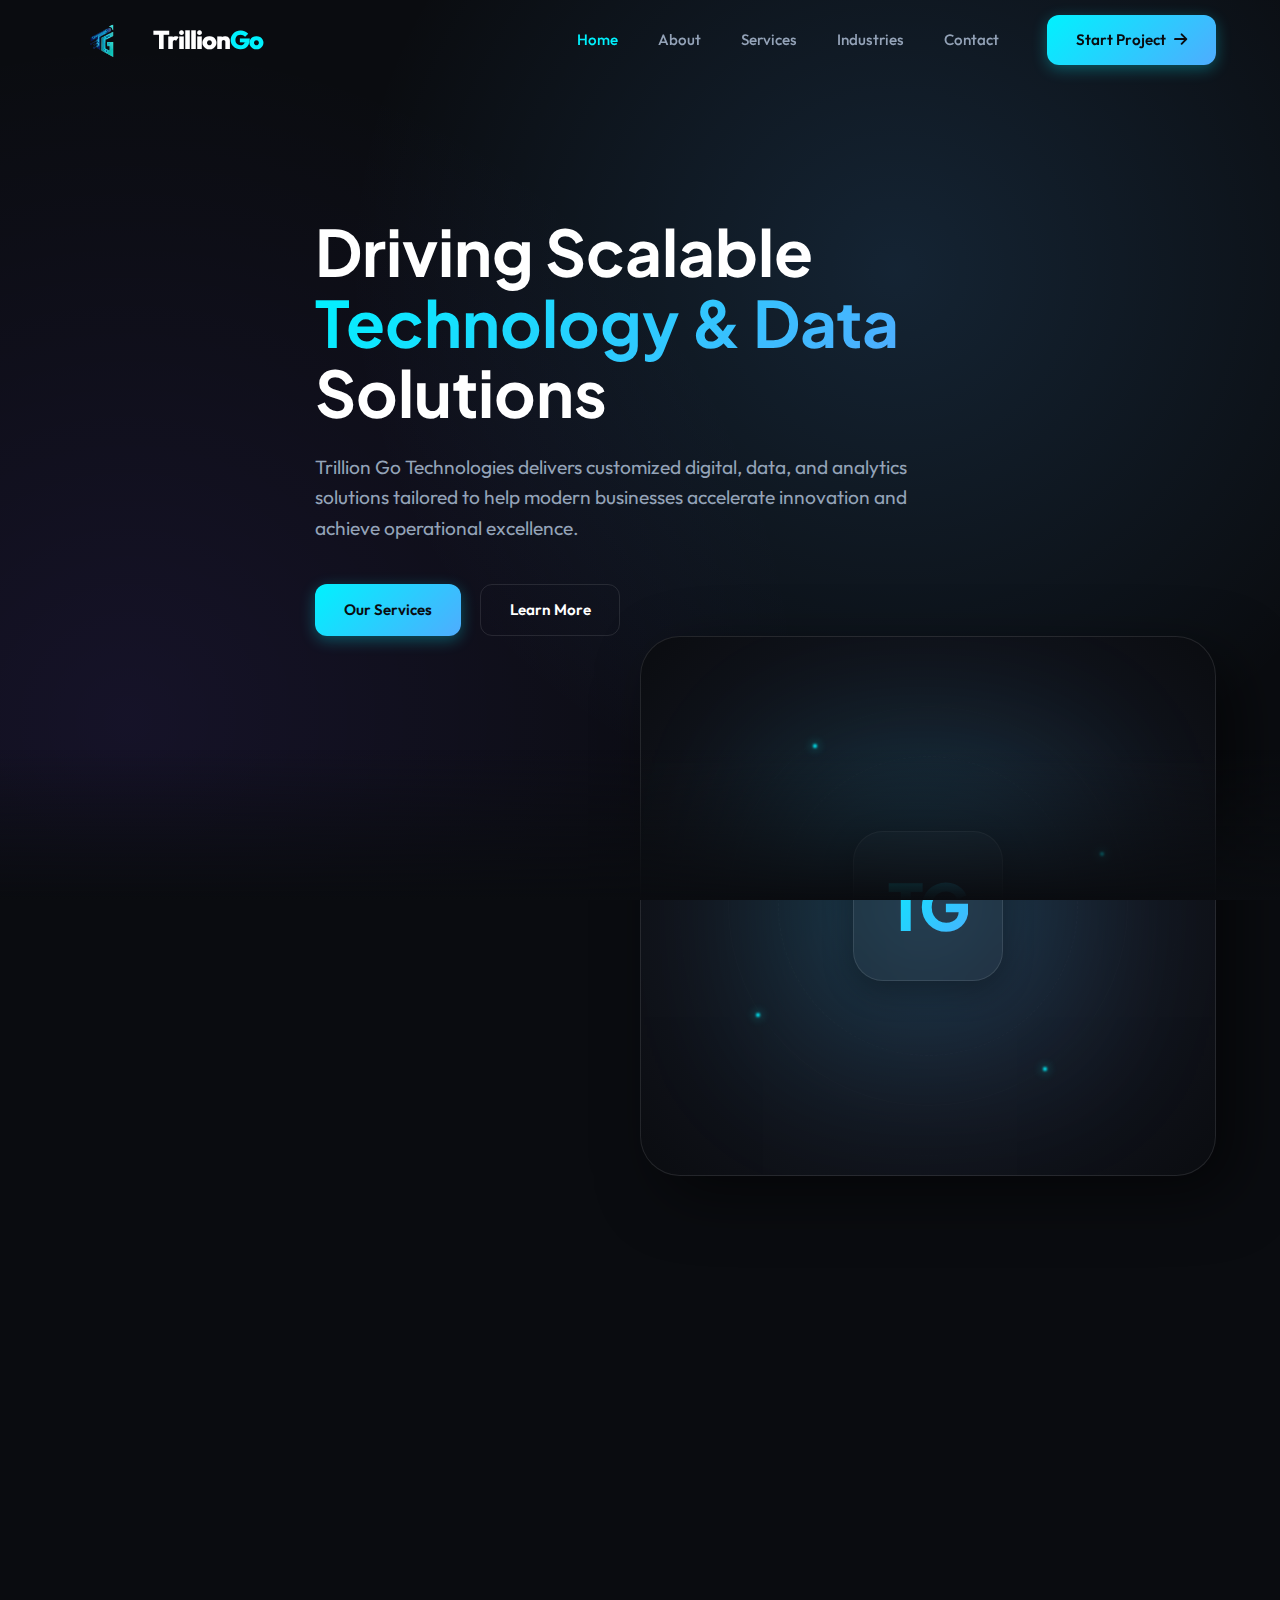
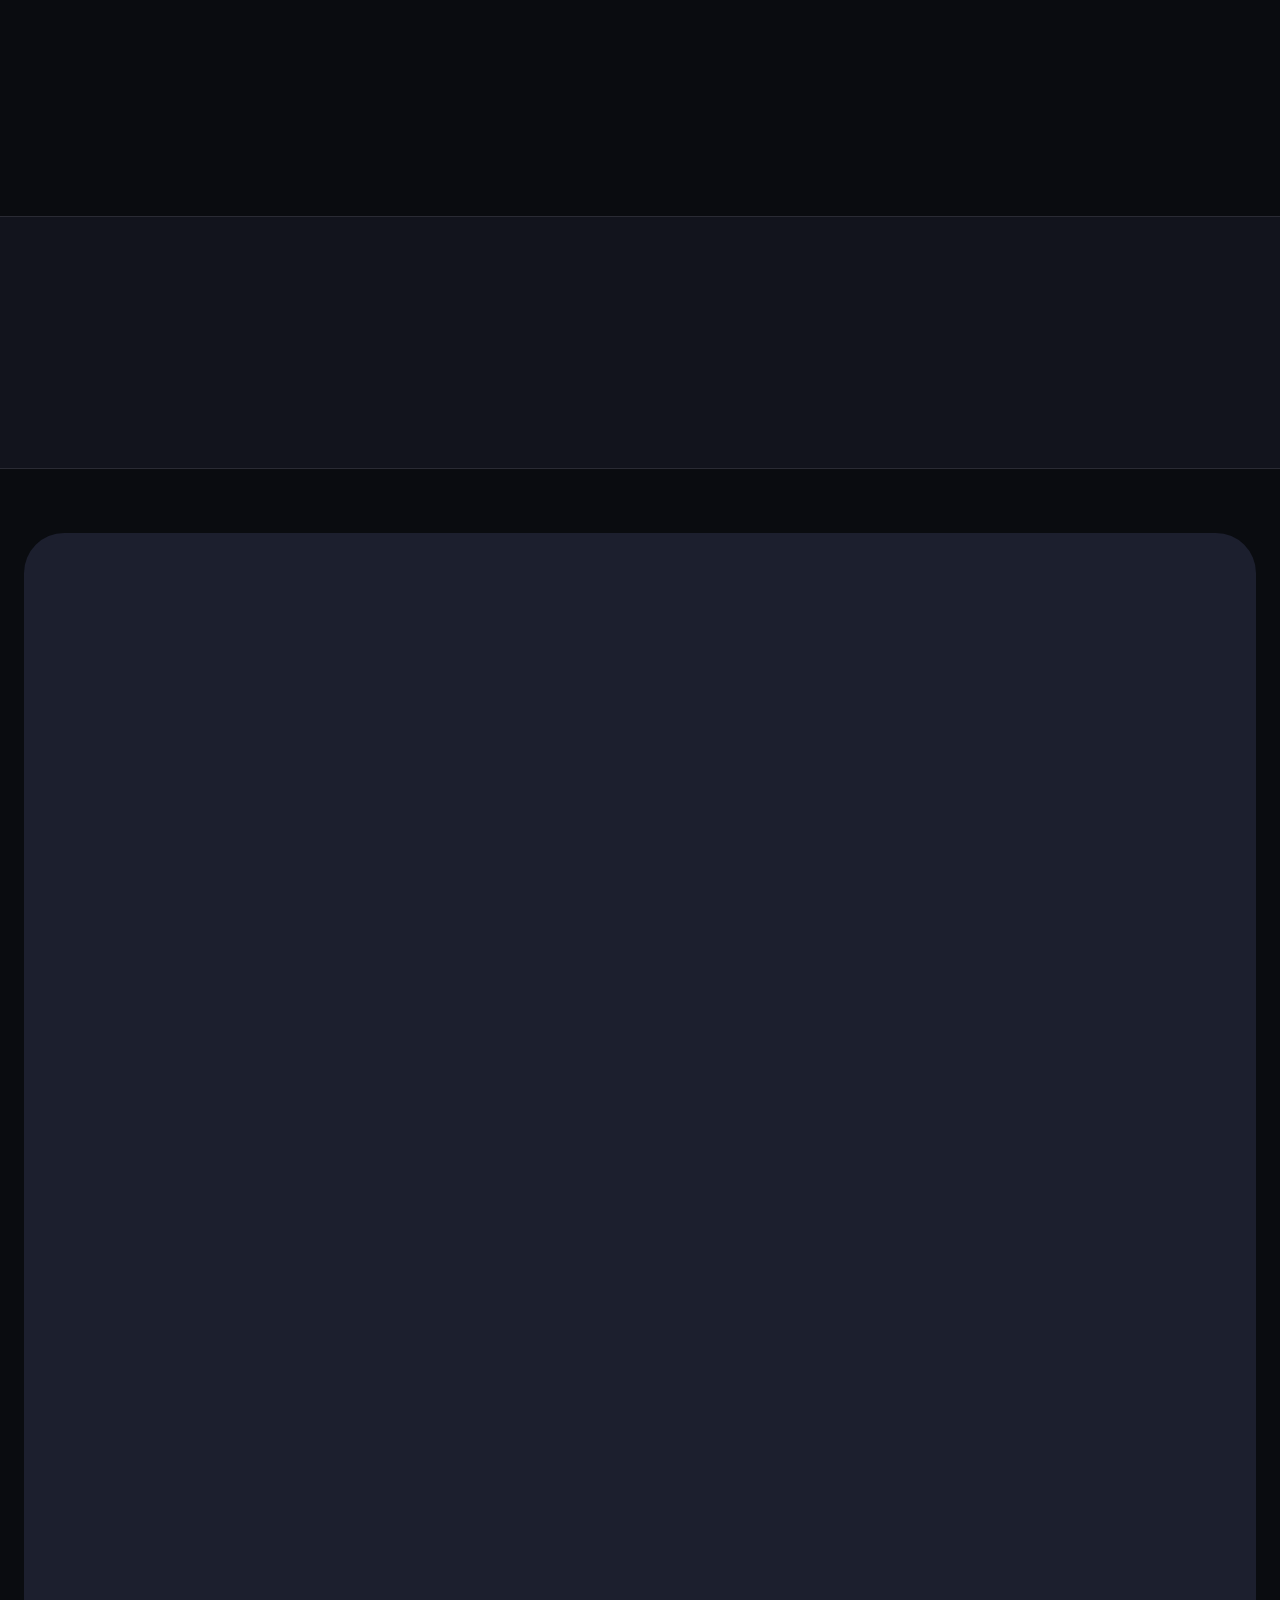
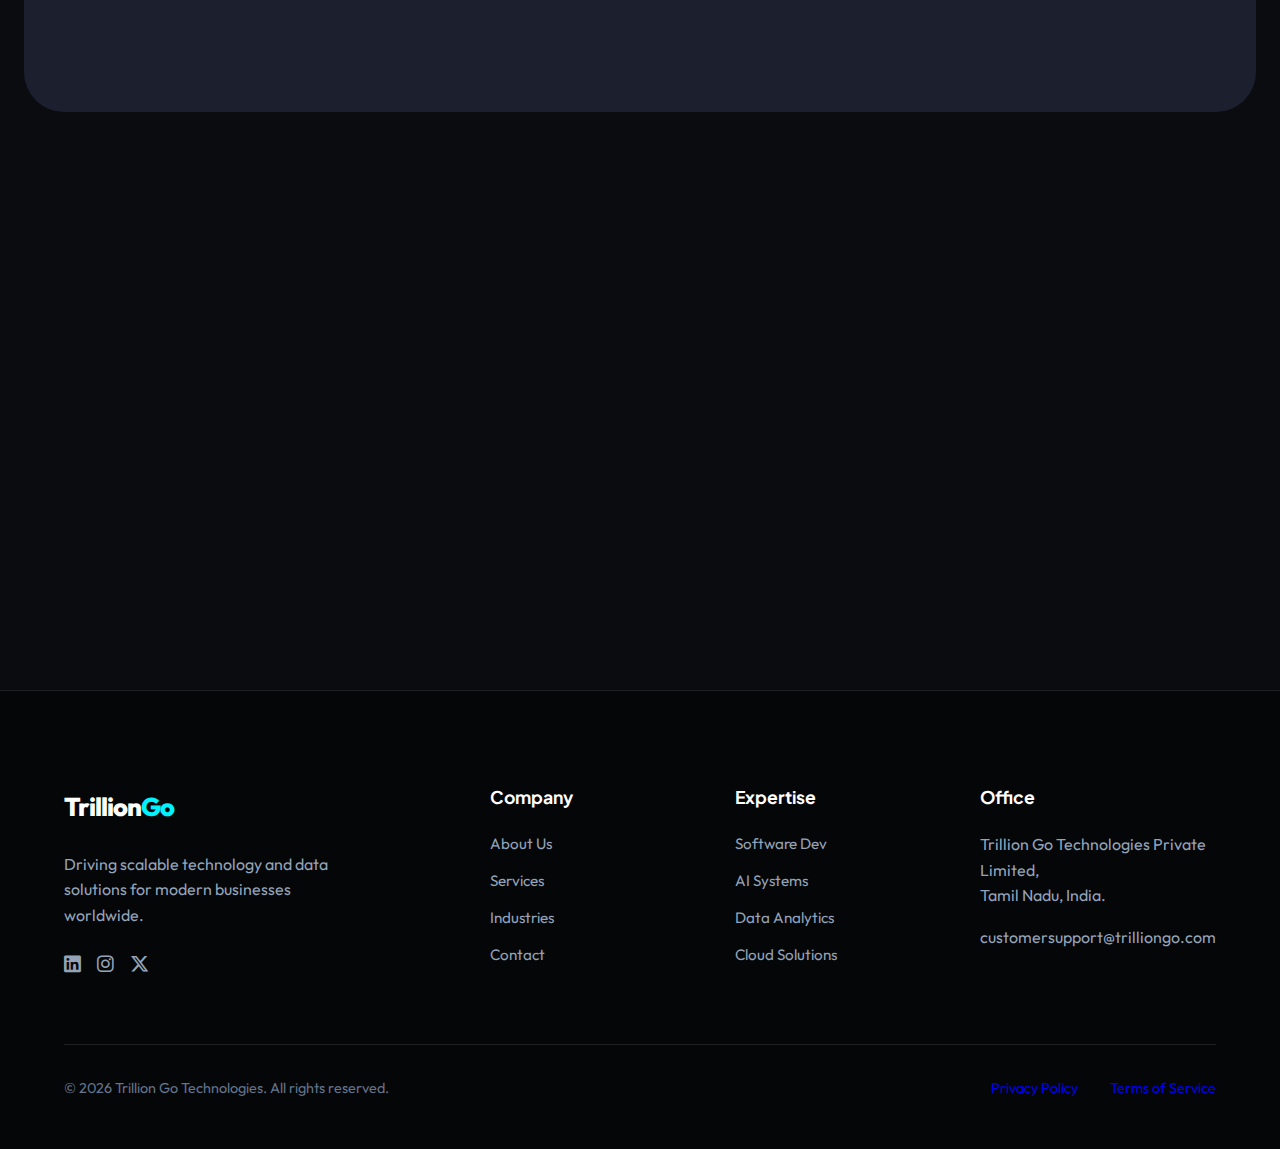
<file: index.html>
<!DOCTYPE html>
<html lang="en">

<head>
    <meta charset="UTF-8">
    <meta name="viewport" content="width=device-width, initial-scale=1.0">
    <title>Trillion Go Technologies | Scalable Technology & Data Solutions</title>
    <meta name="description"
        content="Trillion Go Technologies builds scalable software products and delivers customized digital, data, and analytics solutions tailored for modern businesses.">
    <link rel="icon" type="image/png" href="assets/images/tg-logo.png">
    <link rel="stylesheet" href="assets/css/style.css">
    <link rel="stylesheet" href="https://cdnjs.cloudflare.com/ajax/libs/font-awesome/6.6.0/css/all.min.css">
</head>

<body>
    <header id="header">
        <div class="container nav-wrapper">
            <nav>
                <a href="index.html" class="logo">
                    <img src="assets/images/tg-logo.png" alt="Trillion Go Logo">
                    <div class="logo-text">Trillion <span>Go</span></div>
                </a>
                <ul class="nav-links">
                    <li><a href="index.html" class="active">Home</a></li>
                    <li><a href="about.html">About</a></li>
                    <li><a href="services.html">Services</a></li>
                    <li><a href="industries.html">Industries</a></li>
                    <li><a href="contact.html">Contact</a></li>
                </ul>
                <div class="menu-toggle"><i class="fas fa-bars"></i></div>
                <a href="contact.html" class="btn btn-primary d-none-mobile">Start Project <i
                        class="fas fa-arrow-right"></i></a>
            </nav>
        </div>
    </header>

    <main>
        <!-- Hero Section -->
        <section class="hero">
            <div class="container">
                <div class="hero-content reveal">
                    <h1 class="reveal">Driving Scalable <span class="text-gradient">Technology & Data</span> Solutions
                    </h1>
                    <p class="reveal">Trillion Go Technologies delivers customized digital, data, and analytics
                        solutions tailored to help modern businesses accelerate innovation and achieve operational
                        excellence.</p>
                    <div class="hero-actions reveal">
                        <a href="services.html" class="btn btn-primary">Our Services</a>
                        <a href="about.html" class="btn btn-outline">Learn More</a>
                    </div>
                </div>
                <div class="hero-visual reveal">
                    <div class="visual-container">
                        <div class="glow-sphere"></div>
                        <div class="orbit orbit-1"></div>
                        <div class="orbit orbit-2"></div>
                        <div class="orbit orbit-3"></div>
                        <div class="tg-monogram">
                            <span>TG</span>
                        </div>
                        <div class="floating-particles">
                            <span class="particle p1"></span>
                            <span class="particle p2"></span>
                            <span class="particle p3"></span>
                            <span class="particle p4"></span>
                        </div>
                    </div>
                </div>
            </div>
        </section>

        <!-- Services Preview -->
        <section class="services-preview" id="services">
            <div class="container">
                <div class="section-header reveal">
                    <div class="badge" style="margin-bottom: 1rem;">Core Expertise</div>
                    <h2>Scale Your Business with <br><span class="text-gradient">Intelligent Solutions</span></h2>
                    <p>We deliver comprehensive technology services designed to optimize operations and drive
                        sustainable growth.</p>
                </div>
                <div class="grid grid-3">
                    <div class="card reveal">
                        <div class="card-icon"><i class="fas fa-layer-group"></i></div>
                        <h3>Software Product Engineering</h3>
                        <p>End-to-end custom software solutions built with the latest technologies to meet your specific
                            business needs.</p>
                        <a href="services.html" class="text-link">Explore <i class="fas fa-chevron-right"
                                style="font-size: 0.8rem"></i></a>
                    </div>
                    <div class="card reveal">
                        <div class="card-icon"><i class="fas fa-robot"></i></div>
                        <h3>AI-Enabled Automation</h3>
                        <p>Harness the power of Artificial Intelligence and Machine Learning to automate complex
                            workflows and drive efficiency.</p>
                        <a href="services.html" class="text-link">Explore <i class="fas fa-chevron-right"
                                style="font-size: 0.8rem"></i></a>
                    </div>
                    <div class="card reveal">
                        <div class="card-icon"><i class="fas fa-chart-line"></i></div>
                        <h3>Advanced Data Analytics</h3>
                        <p>Transform raw data into actionable business intelligence with our advanced analytic models
                            and visualization tools.</p>
                        <a href="services.html" class="text-link">Explore <i class="fas fa-chevron-right"
                                style="font-size: 0.8rem"></i></a>
                    </div>
                </div>
            </div>
        </section>

        <!-- Stats Section -->
        <section class="stats-section">
            <div class="container">
                <div class="grid grid-cols-auto text-center" style="gap: 3rem;">
                    <div class="reveal stat-item">
                        <h2 class="text-gradient">5+</h2>
                        <p>Projects Delivered</p>
                    </div>
                    <div class="reveal stat-item">
                        <h2 class="text-gradient">10+</h2>
                        <p>AI Models Built</p>
                    </div>
                    <div class="reveal stat-item">
                        <h2 class="text-gradient">99%</h2>
                        <p>Client Satisfaction</p>
                    </div>
                    <div class="reveal stat-item">
                        <h2 class="text-gradient">24/7</h2>
                        <p>Expert Support</p>
                    </div>
                </div>
            </div>
        </section>

        <!-- Why Choose Us -->
        <section class="info-section">
            <div class="container">
                <div class="grid grid-2" style="align-items: center; gap: 4rem;">
                    <div class="info-visual reveal">
                        <div class="process-flow">
                            <div class="process-line">
                                <div class="process-line-fill"></div>
                            </div>

                            <div class="process-step">
                                <div class="step-icon"><i class="fas fa-user-check"></i></div>
                                <div class="step-content">
                                    <h4>Client Onboarding</h4>
                                </div>
                            </div>

                            <div class="process-step">
                                <div class="step-icon"><i class="fas fa-clipboard-list"></i></div>
                                <div class="step-content">
                                    <h4>Requirement Gathering</h4>
                                </div>
                            </div>

                            <div class="process-step">
                                <div class="step-icon"><i class="fas fa-chart-line"></i></div>
                                <div class="step-content">
                                    <h4>Data Analysis</h4>
                                </div>
                            </div>

                            <div class="process-step">
                                <div class="step-icon"><i class="fas fa-laptop-code"></i></div>
                                <div class="step-content">
                                    <h4>Software Development</h4>
                                </div>
                            </div>

                            <div class="process-step">
                                <div class="step-icon"><i class="fas fa-vial"></i></div>
                                <div class="step-content">
                                    <h4>Testing & QA</h4>
                                </div>
                            </div>

                            <div class="process-step">
                                <div class="step-icon"><i class="fas fa-cloud-upload-alt"></i></div>
                                <div class="step-content">
                                    <h4>Cloud Deployment</h4>
                                </div>
                            </div>

                            <div class="process-step">
                                <div class="step-icon"><i class="fas fa-headset"></i></div>
                                <div class="step-content">
                                    <h4>Continuous Support</h4>
                                </div>
                            </div>
                        </div>
                    </div>
                    <div class="info-content reveal">
                        <h2 class="reveal">Why <span class="text-gradient">Trillion Go</span>?</h2>
                        <p>We combine deep technical expertise with a client-centric approach to deliver solutions that
                            are
                            not just functional, but transformative.</p>
                        <div class="info-list">
                            <div class="info-item reveal">
                                <i class="fas fa-circle-check"></i>
                                <div>
                                    <h4>Enterprise Security</h4>
                                    <p>Standardized protocols to ensure your data and operations are always protected.
                                    </p>
                                </div>
                            </div>
                            <div class="info-item reveal">
                                <i class="fas fa-circle-check"></i>
                                <div>
                                    <h4>Agile Methodology</h4>
                                    <p>Fast-paced delivery with continuous feedback loops for optimal results.</p>
                                </div>
                            </div>
                            <div class="info-item reveal">
                                <i class="fas fa-circle-check"></i>
                                <div>
                                    <h4>Expert Engineering</h4>
                                    <p>A handpicked team of developers and data scientists at your service.</p>
                                </div>
                            </div>
                        </div>
                    </div>
                </div>
            </div>
        </section>

        <!-- CTA Section -->
        <section class="cta">
            <div class="container">
                <div class="card reveal"
                    style="background: var(--gradient-primary); color: var(--dark); border: none; text-align: center;">
                    <h2 style="color: var(--dark); font-size: 3rem;">Ready to Transform?</h2>
                    <p style="color: rgba(10, 12, 16, 0.7); font-size: 1.2rem; margin-bottom: 2.5rem;">Let's build
                        something extraordinary together. Our experts are ready to help you scale.</p>
                    <a href="contact.html" class="btn btn-primary"
                        style="background: var(--dark); color: white; box-shadow: none;">Let's Talk <i
                            class="fas fa-paper-plane"></i></a>
                </div>
            </div>
        </section>
    </main>

    <footer>
        <div class="container">
            <div class="footer-grid">
                <div class="footer-brand">
                    <div class="logo-text">Trillion <span>Go</span></div>
                    <p>Driving scalable technology and data solutions for modern businesses worldwide.</p>
                    <div style="display: flex; gap: 1rem;">
                        <a href="https://www.linkedin.com/company/trillion-go" target="_blank"><i
                                class="fab fa-linkedin" style="font-size: 1.2rem; color: var(--text-muted)"></i></a>
                        <a href="https://www.instagram.com/trilliongo_/" target="_blank"><i class="fab fa-instagram"
                                style="font-size: 1.2rem; color: var(--text-muted)"></i></a>
                        <a href="https://x.com/TrillionGo" target="_blank"><i class="fab fa-x-twitter"
                                style="font-size: 1.2rem; color: var(--text-muted)"></i></a>
                    </div>
                </div>
                <div class="footer-links">
                    <h4 class="footer-title">Company</h4>
                    <a href="about.html">About Us</a>
                    <a href="services.html">Services</a>
                    <a href="industries.html">Industries</a>
                    <a href="contact.html">Contact</a>
                </div>
                <div class="footer-links">
                    <h4 class="footer-title">Expertise</h4>
                    <a href="#">Software Dev</a>
                    <a href="#">AI Systems</a>
                    <a href="#">Data Analytics</a>
                    <a href="#">Cloud Solutions</a>
                </div>
                <div class="footer-links">
                    <h4 class="footer-title">Office</h4>
                    <p style="margin-bottom: 1rem; color: var(--text-muted)">Trillion Go Technologies Private
                        Limited,<br>Tamil Nadu, India.</p>
                    <p style="color: var(--text-muted)">customersupport@trilliongo.com</p>
                </div>
            </div>
            <div class="footer-bottom">
                <p>&copy; 2026 Trillion Go Technologies. All rights reserved.</p>
                <div style="display: flex; gap: 2rem;">
                    <a href="privacy.html">Privacy Policy</a>
                    <a href="terms.html">Terms of Service</a>
                </div>
            </div>
        </div>
    </footer>

    <script src="assets/js/main.js"></script>
    <style>
        @keyframes rotate {
            from {
                transform: rotate(0deg);
            }

            to {
                transform: rotate(360deg);
            }
        }
    </style>
</body>

</html>
</file>
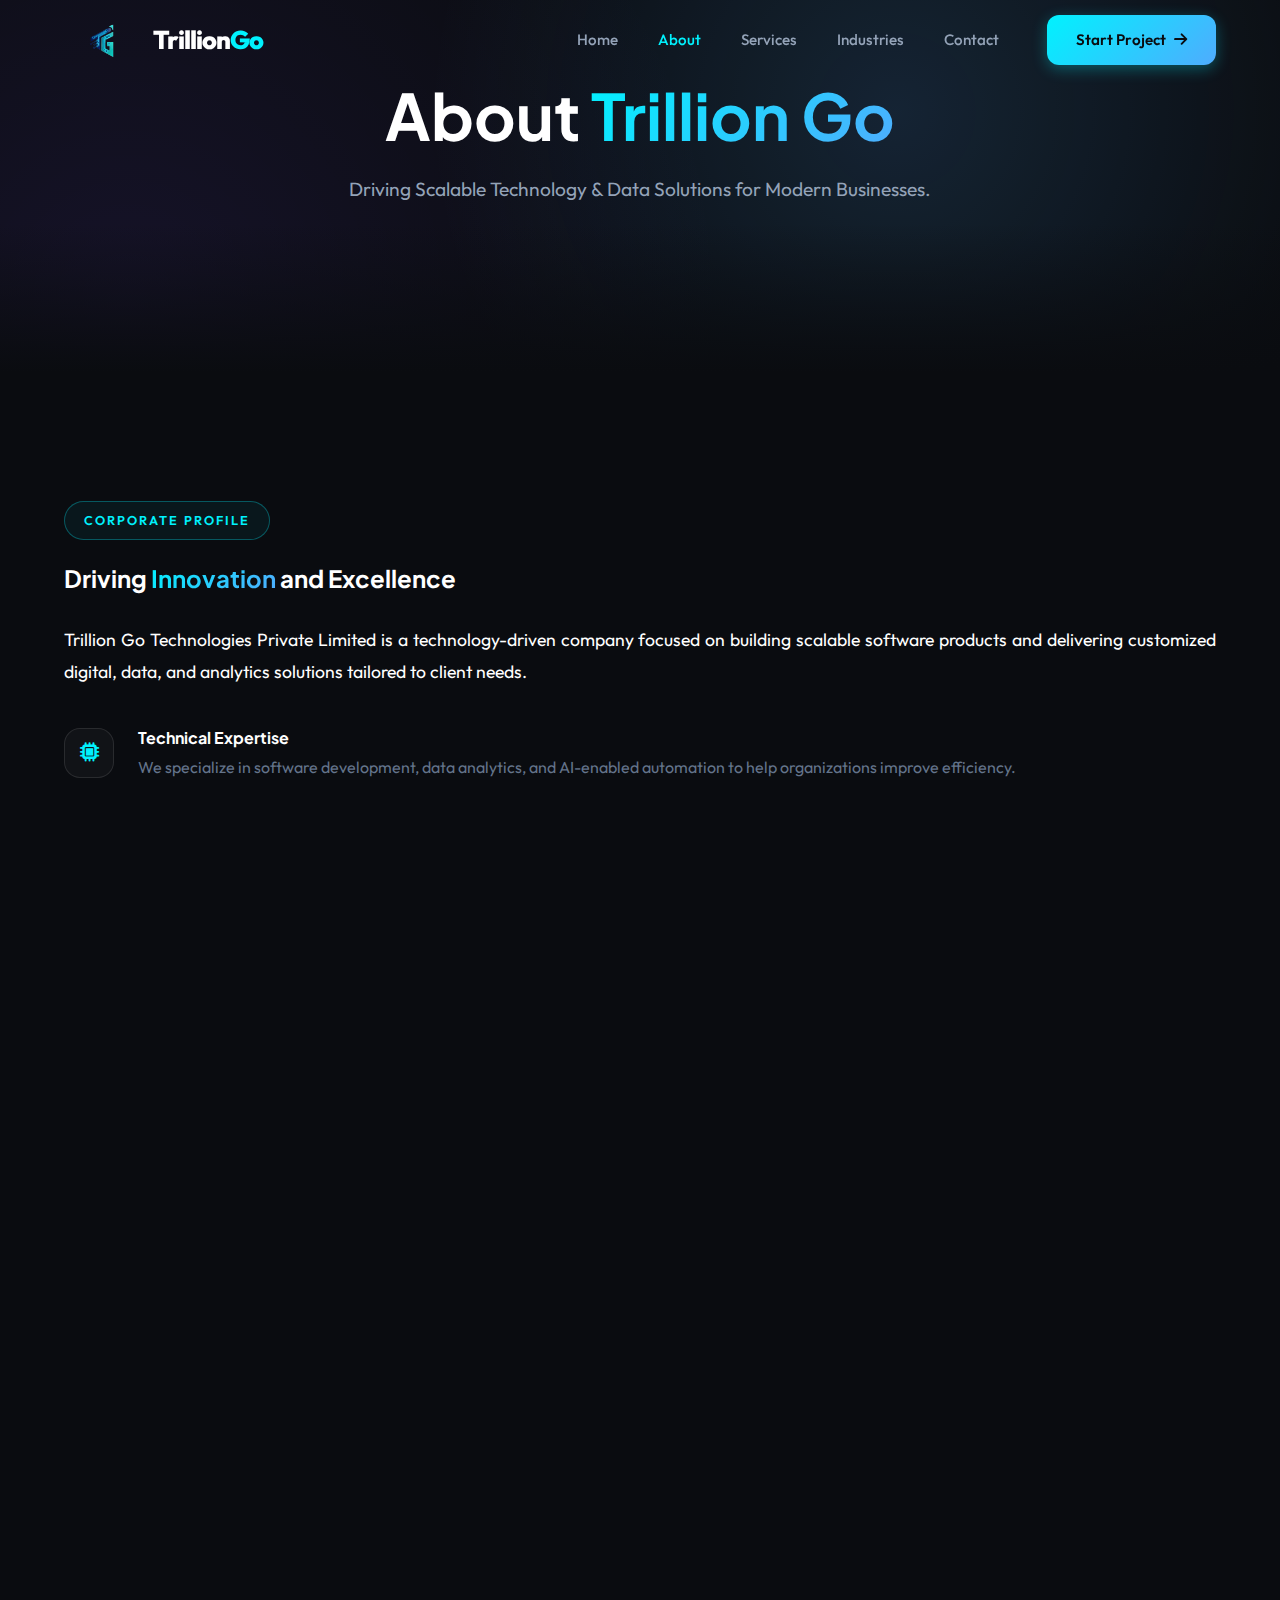
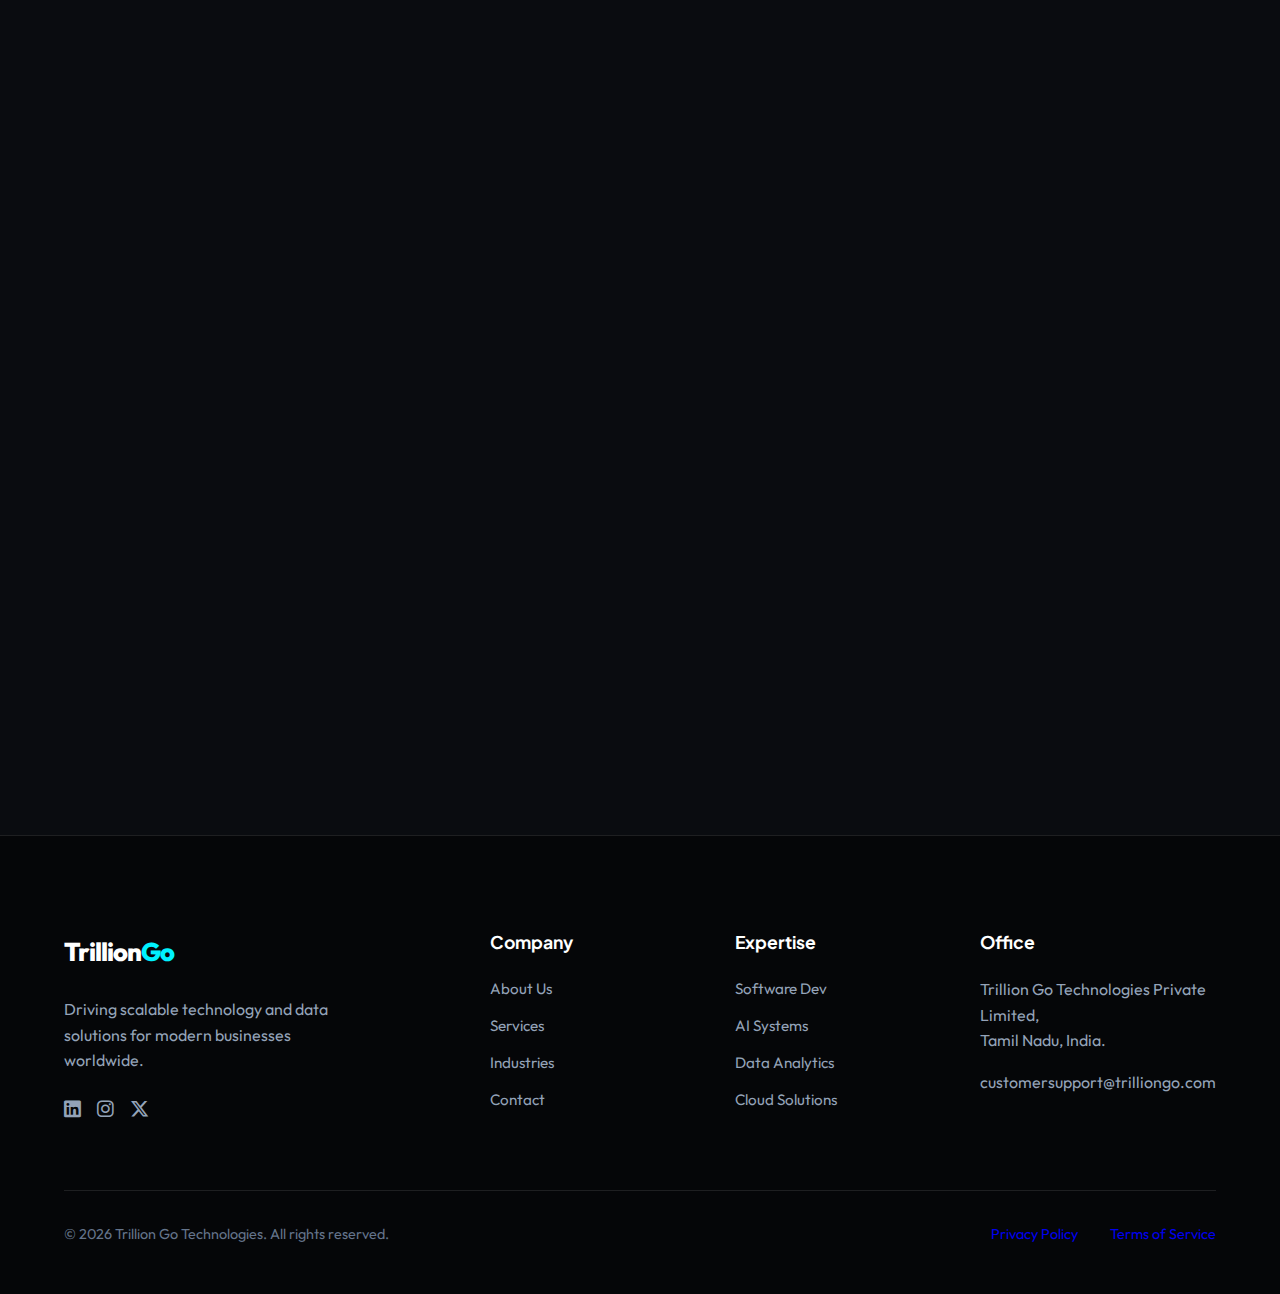
<file: about.html>
<!DOCTYPE html>
<html lang="en">

<head>
    <meta charset="UTF-8">
    <meta name="viewport" content="width=device-width, initial-scale=1.0">
    <title>About Us | Trillion Go Technologies - Scalable Tech Experts</title>
    <meta name="description"
        content="Learn about Trillion Go Technologies, a technology-driven company delivering customized digital, data, and analytics solutions for modern businesses.">
    <link rel="icon" type="image/png" href="assets/images/tg-logo.png">
    <link rel="stylesheet" href="assets/css/style.css">
    <link rel="stylesheet" href="https://cdnjs.cloudflare.com/ajax/libs/font-awesome/6.6.0/css/all.min.css">
</head>

<body>
    <header id="header">
        <div class="container nav-wrapper">
            <nav>
                <a href="index.html" class="logo">
                    <img src="assets/images/tg-logo.png" alt="Trillion Go Logo">
                    <div class="logo-text">Trillion <span>Go</span></div>
                </a>
                <ul class="nav-links">
                    <li><a href="index.html">Home</a></li>
                    <li><a href="about.html" class="active">About</a></li>
                    <li><a href="services.html">Services</a></li>
                    <li><a href="industries.html">Industries</a></li>
                    <li><a href="contact.html">Contact</a></li>
                </ul>
                <div class="menu-toggle"><i class="fas fa-bars"></i></div>
                <a href="contact.html" class="btn btn-primary d-none-mobile">Start Project <i
                        class="fas fa-arrow-right"></i></a>
            </nav>
        </div>
    </header>

    <main>
        <section class="page-header hero" style="min-height: 40vh;">
            <div class="container text-center">
                <h1 class="reveal">About <span class="text-gradient">Trillion Go</span></h1>
                <p class="reveal">Driving Scalable Technology & Data Solutions for Modern Businesses.</p>
            </div>
        </section>

        <section class="about-overview">
            <div class="container">
                <div class="grid grid-2" style="align-items: center; gap: 5rem;">
                    <div class="about-text reveal">
                        <div class="badge" style="margin-bottom: 1.5rem;">Corporate Profile</div>
                        <h2 style="margin-bottom: 2rem;">Driving <span class="text-gradient">Innovation</span> and
                            Excellence</h2>
                        <p class="text-justify" style="font-size: 1.1rem; line-height: 1.8; margin-bottom: 2.5rem;">
                            Trillion Go Technologies Private Limited is a technology-driven company focused on building
                            scalable software products and delivering customized digital, data, and analytics solutions
                            tailored to client needs.
                        </p>

                        <div class="expert-list">
                            <div class="expert-item reveal" style="display: flex; gap: 1.5rem; margin-bottom: 2rem;">
                                <div class="card-icon"
                                    style="flex-shrink: 0; width: 50px; height: 50px; font-size: 1.2rem;"><i
                                        class="fas fa-microchip"></i></div>
                                <div>
                                    <h4 style="margin-bottom: 0.5rem; color: var(--text-white);">Technical Expertise
                                    </h4>
                                    <p style="color: var(--text-dim); line-height: 1.6;">We specialize in software
                                        development, data analytics, and AI-enabled automation to help organizations
                                        improve efficiency.</p>
                                </div>
                            </div>
                            <div class="expert-item reveal" style="display: flex; gap: 1.5rem; margin-bottom: 2rem;">
                                <div class="card-icon"
                                    style="flex-shrink: 0; width: 50px; height: 50px; font-size: 1.2rem;"><i
                                        class="fas fa-chart-pie"></i></div>
                                <div>
                                    <h4 style="margin-bottom: 0.5rem; color: var(--text-white);">Data-Driven Decisions
                                    </h4>
                                    <p style="color: var(--text-dim); line-height: 1.6;">Our approach combines deep
                                        technical expertise with practical execution to accelerate innovation and
                                        strategic growth.</p>
                                </div>
                            </div>
                            <div class="expert-item reveal" style="display: flex; gap: 1.5rem;">
                                <div class="card-icon"
                                    style="flex-shrink: 0; width: 50px; height: 50px; font-size: 1.2rem;"><i
                                        class="fas fa-rocket"></i></div>
                                <div>
                                    <h4 style="margin-bottom: 0.5rem; color: var(--text-white);">Operational Excellence
                                    </h4>
                                    <p style="color: var(--text-dim); line-height: 1.6;">We work with enterprises and
                                        startups to design and deploy reliable digital solutions that support long-term
                                        growth.</p>
                                </div>
                            </div>
                        </div>
                    </div>
                    <div class="reveal">
                        <div class="tech-visual-card">
                            <div class="tg-giant-text">TG</div>
                            <div class="terminal-block">
                                <span class="code-line">&lt;system_ready&gt;</span>
                                <span class="code-line">&lambda; scalability: infinite</span>
                                <span class="code-line">&lambda; data_sync: optimized</span>
                            </div>
                            <div class="orbit-3"
                                style="position: absolute; width: 80%; height: 80%; border: 1px solid rgba(255,255,255,0.05); border-radius: 50%; border-style: dashed;">
                            </div>
                        </div>
                    </div>
                </div>
            </div>
        </section>

        <section class="values">
            <div class="container">
                <div class="section-header reveal">
                    <h2>Our Core <span class="text-gradient">Values</span></h2>
                    <p>The pillars that define our culture and drive our success.</p>
                </div>
                <div class="grid grid-3">
                    <div class="card reveal">
                        <div class="card-icon"><i class="fas fa-lightbulb"></i></div>
                        <h3>Innovation</h3>
                        <p>We constantly push the boundaries of what's possible, exploring new technologies to solve
                            complex problems.</p>
                    </div>
                    <div class="card reveal">
                        <div class="card-icon"><i class="fas fa-shield-halved"></i></div>
                        <h3>Trust</h3>
                        <p>Building long-term relationships based on transparency, reliability, and mutual respect.</p>
                    </div>
                    <div class="card reveal">
                        <div class="card-icon"><i class="fas fa-rocket"></i></div>
                        <h3>Excellence</h3>
                        <p>We strive for the highest quality in everything we do, from code architecture to client
                            communication.</p>
                    </div>
                </div>
            </div>
        </section>
    </main>

    <footer>
        <div class="container">
            <div class="footer-grid">
                <div class="footer-brand">
                    <div class="logo-text">Trillion <span>Go</span></div>
                    <p>Driving scalable technology and data solutions for modern businesses worldwide.</p>
                    <div style="display: flex; gap: 1rem;">
                        <a href="https://www.linkedin.com/company/trillion-go" target="_blank"><i
                                class="fab fa-linkedin" style="font-size: 1.2rem; color: var(--text-muted)"></i></a>
                        <a href="https://www.instagram.com/trilliongo_/" target="_blank"><i class="fab fa-instagram"
                                style="font-size: 1.2rem; color: var(--text-muted)"></i></a>
                        <a href="https://x.com/TrillionGo" target="_blank"><i class="fab fa-x-twitter"
                                style="font-size: 1.2rem; color: var(--text-muted)"></i></a>
                    </div>
                </div>
                <div class="footer-links">
                    <h4 class="footer-title">Company</h4>
                    <a href="about.html">About Us</a>
                    <a href="services.html">Services</a>
                    <a href="industries.html">Industries</a>
                    <a href="contact.html">Contact</a>
                </div>
                <div class="footer-links">
                    <h4 class="footer-title">Expertise</h4>
                    <a href="#">Software Dev</a>
                    <a href="#">AI Systems</a>
                    <a href="#">Data Analytics</a>
                    <a href="#">Cloud Solutions</a>
                </div>
                <div class="footer-links">
                    <h4 class="footer-title">Office</h4>
                    <p style="margin-bottom: 1rem; color: var(--text-muted)">Trillion Go Technologies Private
                        Limited,<br>Tamil Nadu, India.</p>
                    <p style="color: var(--text-muted)">customersupport@trilliongo.com</p>
                </div>
            </div>
            <div class="footer-bottom">
                <p>&copy; 2026 Trillion Go Technologies. All rights reserved.</p>
                <div style="display: flex; gap: 2rem;">
                    <a href="privacy.html">Privacy Policy</a>
                    <a href="terms.html">Terms of Service</a>
                </div>
            </div>
        </div>
    </footer>

    <script src="assets/js/main.js"></script>
</body>

</html>
</file>
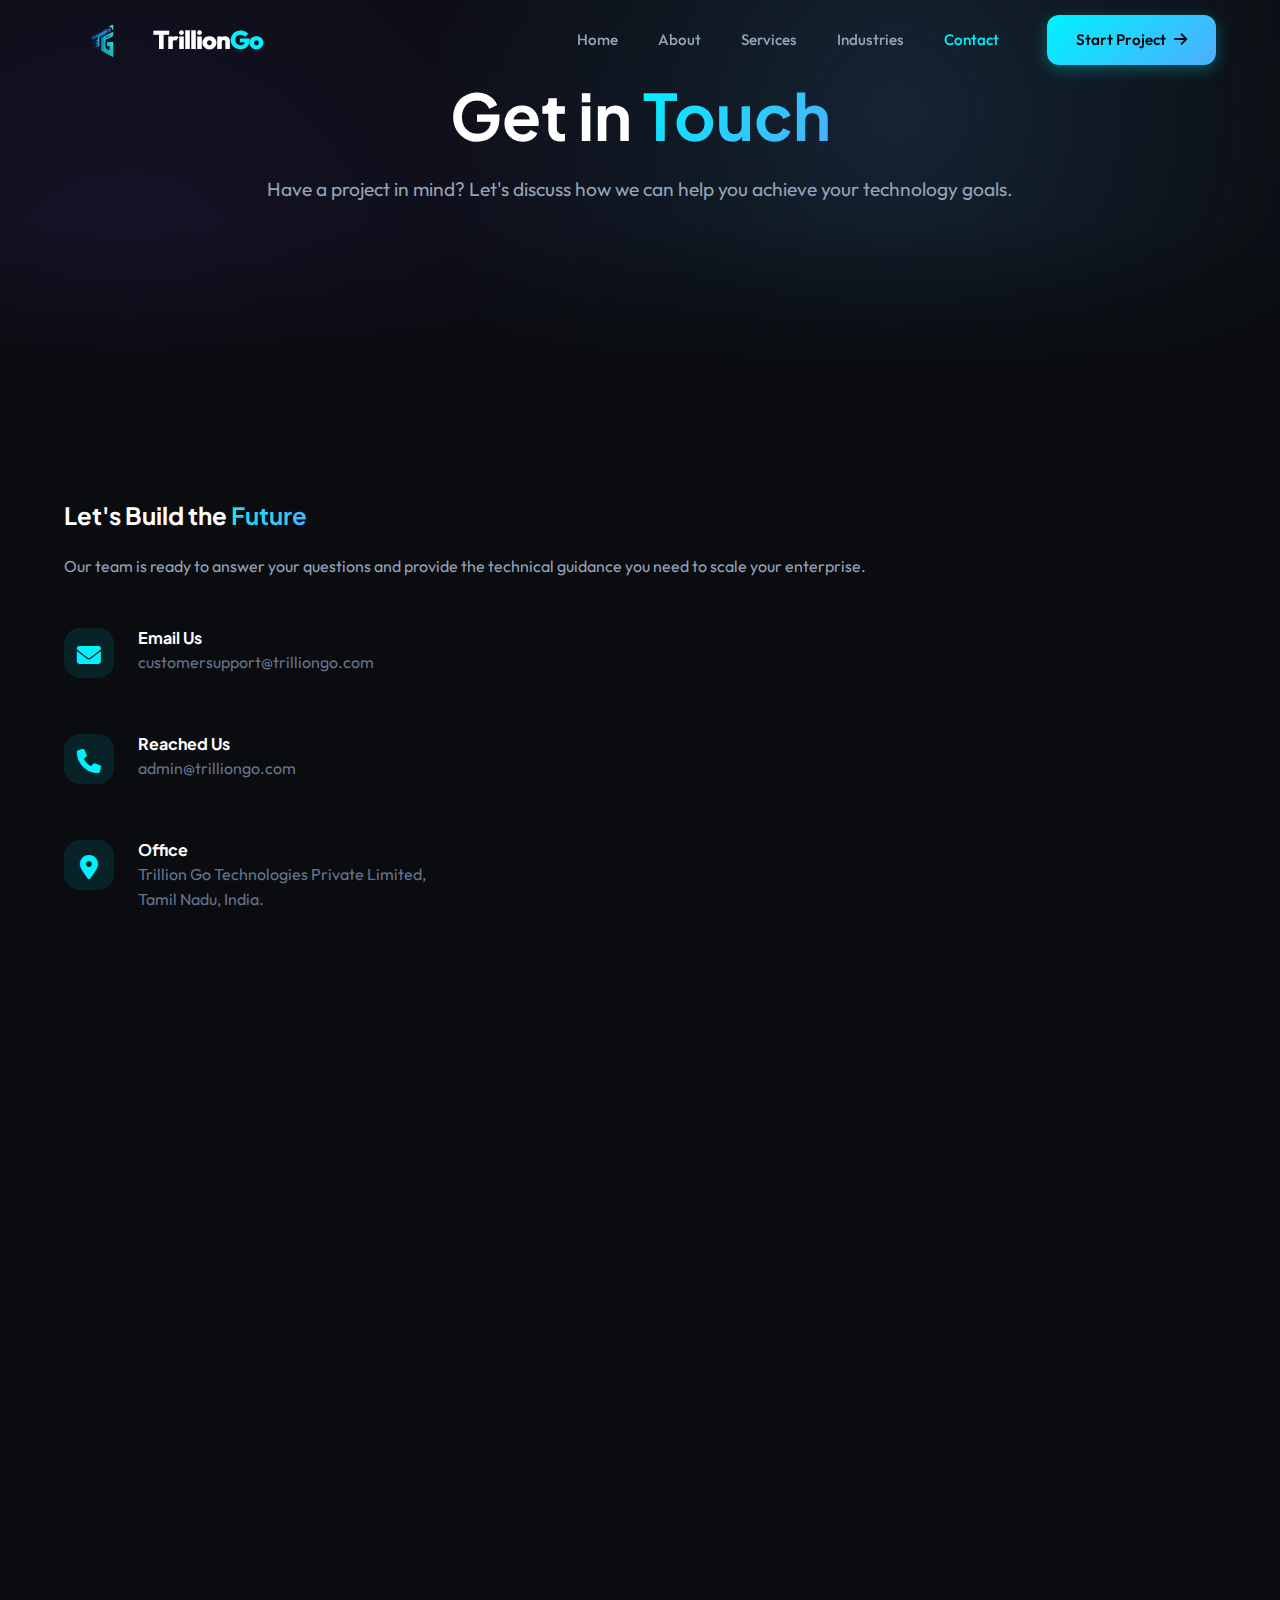
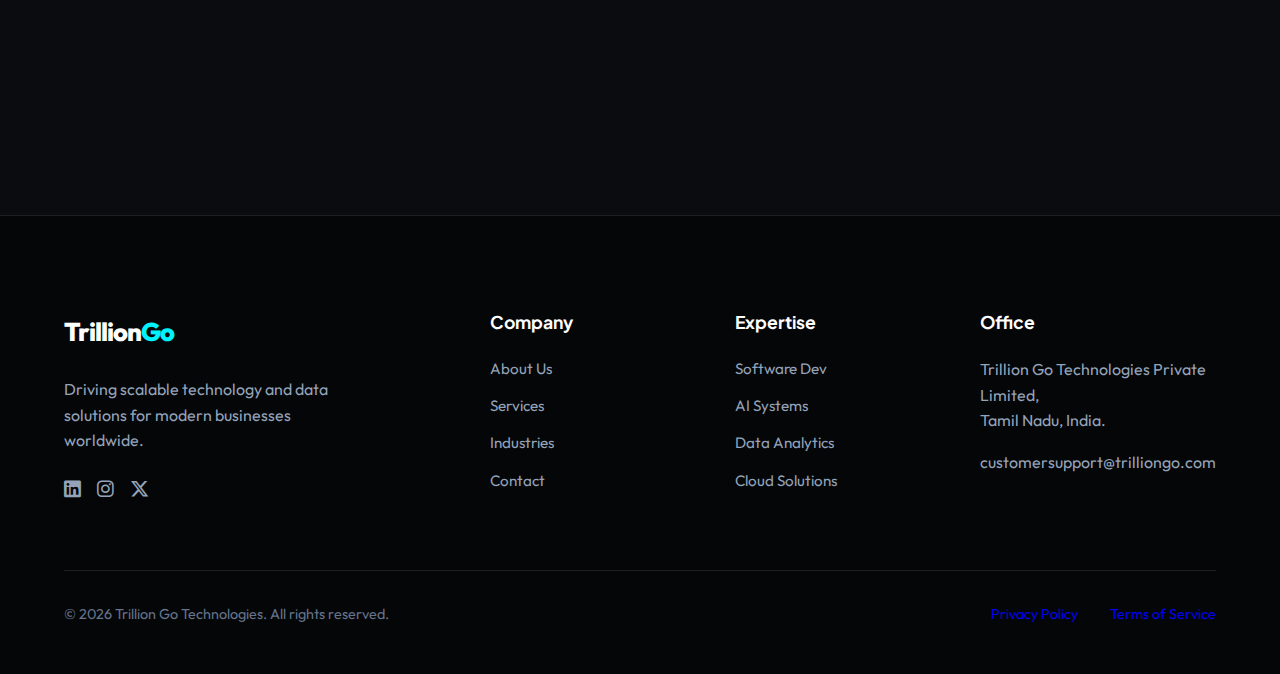
<file: contact.html>
<!DOCTYPE html>
<html lang="en">

<head>
    <meta charset="UTF-8">
    <meta name="viewport" content="width=device-width, initial-scale=1.0">
    <title>Contact Us | Trillion Go Technologies - Start Your Project</title>
    <meta name="description"
        content="Get in touch with Trillion Go Technologies to discuss your custom software, data, or AI project. We help enterprises and startups scale with reliable digital solutions.">
    <link rel="icon" type="image/png" href="assets/images/tg-logo.png">
    <link rel="stylesheet" href="assets/css/style.css">
    <link rel="stylesheet" href="https://cdnjs.cloudflare.com/ajax/libs/font-awesome/6.6.0/css/all.min.css">
</head>

<body>
    <header id="header">
        <div class="container nav-wrapper">
            <nav>
                <a href="index.html" class="logo">
                    <img src="assets/images/tg-logo.png" alt="Trillion Go Logo">
                    <div class="logo-text">Trillion <span>Go</span></div>
                </a>
                <ul class="nav-links">
                    <li><a href="index.html">Home</a></li>
                    <li><a href="about.html">About</a></li>
                    <li><a href="services.html">Services</a></li>
                    <li><a href="industries.html">Industries</a></li>
                    <li><a href="contact.html" class="active">Contact</a></li>
                </ul>
                <div class="menu-toggle"><i class="fas fa-bars"></i></div>
                <a href="contact.html" class="btn btn-primary d-none-mobile">Start Project <i
                        class="fas fa-arrow-right"></i></a>
            </nav>
        </div>
    </header>

    <main>
        <section class="page-header hero" style="min-height: 40vh;">
            <div class="container text-center">
                <h1 class="reveal">Get in <span class="text-gradient">Touch</span></h1>
                <p class="reveal">Have a project in mind? Let's discuss how we can help you achieve your technology
                    goals.</p>
            </div>
        </section>

        <section class="contact-section">
            <div class="container">
                <div class="grid grid-2" style="gap: 4rem;">
                    <div class="contact-info reveal">
                        <h2 style="margin-bottom: 1.5rem;">Let's Build the <span class="text-gradient">Future</span>
                        </h2>
                        <p style="margin-bottom: 3rem; color: var(--text-muted)">Our team is ready to answer your
                            questions and provide the technical
                            guidance you need to scale your enterprise.</p>

                        <div class="info-item"
                            style="display: flex; align-items: flex-start; gap: 1.5rem; margin-bottom: 2rem;">
                            <div class="card-icon"
                                style="flex-shrink: 0; width: 50px; height: 50px; background: rgba(0, 242, 254, 0.1); color: var(--primary);">
                                <i class="fas fa-envelope"></i>
                            </div>
                            <div>
                                <h4 style="margin-bottom: 0.2rem;">Email Us</h4>
                                <p style="color: var(--text-dim)">customersupport@trilliongo.com</p>
                            </div>
                        </div>

                        <div class="info-item"
                            style="display: flex; align-items: flex-start; gap: 1.5rem; margin-bottom: 2rem;">
                            <div class="card-icon"
                                style="flex-shrink: 0; width: 50px; height: 50px; background: rgba(0, 242, 254, 0.1); color: var(--primary);">
                                <i class="fas fa-phone"></i>
                            </div>
                            <div>
                                <h4 style="margin-bottom: 0.2rem;">Reached Us</h4>
                                <p style="color: var(--text-dim)">admin@trilliongo.com</p>
                            </div>
                        </div>

                        <div class="info-item"
                            style="display: flex; align-items: flex-start; gap: 1.5rem; margin-bottom: 2rem;">
                            <div class="card-icon"
                                style="flex-shrink: 0; width: 50px; height: 50px; background: rgba(0, 242, 254, 0.1); color: var(--primary);">
                                <i class="fas fa-location-dot"></i>
                            </div>
                            <div>
                                <h4 style="margin-bottom: 0.2rem;">Office</h4>
                                <p style="color: var(--text-dim)">Trillion Go Technologies Private Limited,<br>Tamil
                                    Nadu, India.</p>
                            </div>
                        </div>
                    </div>

                    <div class="contact-form-container reveal">
                        <div class="card" style="padding: 3rem;">
                            <form class="contact-form" action="mailto:admin@trilliongo.com" method="post"
                                enctype="text/plain">
                                <div class="grid grid-cols-2" style="margin-bottom: 1.5rem;">
                                    <div>
                                        <label
                                            style="display: block; margin-bottom: 0.5rem; font-size: 0.9rem; color: var(--text-muted)">First
                                            Name</label>
                                        <input type="text" name="firstName" class="form-input" placeholder="John"
                                            required>
                                    </div>
                                    <div>
                                        <label
                                            style="display: block; margin-bottom: 0.5rem; font-size: 0.9rem; color: var(--text-muted)">Last
                                            Name</label>
                                        <input type="text" name="lastName" class="form-input" placeholder="Doe"
                                            required>
                                    </div>
                                </div>
                                <div style="margin-bottom: 1.5rem;">
                                    <label
                                        style="display: block; margin-bottom: 0.5rem; font-size: 0.9rem; color: var(--text-muted)">Work
                                        Email</label>
                                    <input type="email" name="email" class="form-input" placeholder="john@company.com"
                                        required>
                                </div>
                                <div style="margin-bottom: 1.5rem;">
                                    <label
                                        style="display: block; margin-bottom: 0.5rem; font-size: 0.9rem; color: var(--text-muted)">Service</label>
                                    <select class="form-input" name="service" style="appearance: none;">
                                        <option value="">Select a service</option>
                                        <option value="software">Software Development</option>
                                        <option value="ai">AI-Enabled Automation</option>
                                        <option value="data">Data Analytics</option>
                                        <option value="cloud">Cloud Solutions</option>
                                    </select>
                                </div>
                                <div style="margin-bottom: 2rem;">
                                    <label
                                        style="display: block; margin-bottom: 0.5rem; font-size: 0.9rem; color: var(--text-muted)">Message</label>
                                    <textarea class="form-input" name="message" style="height: 120px; resize: none;"
                                        placeholder="Tell us about your project..."></textarea>
                                </div>
                                <button type="submit" class="btn btn-primary" style="width: 100%; padding: 1rem;">Send
                                    Message <i class="fas fa-paper-plane" style="margin-left: 8px;"></i></button>
                            </form>
                        </div>
                    </div>
                </div>
            </div>
        </section>
    </main>

    <footer>
        <!-- Footer remains consistent -->
        <div class="container">
            <div class="footer-grid">
                <div class="footer-brand">
                    <div class="logo-text">Trillion <span>Go</span></div>
                    <p>Driving scalable technology and data solutions for modern businesses worldwide.</p>
                    <div style="display: flex; gap: 1rem;">
                        <a href="https://www.linkedin.com/company/trillion-go" target="_blank"><i
                                class="fab fa-linkedin" style="font-size: 1.2rem; color: var(--text-muted)"></i></a>
                        <a href="https://www.instagram.com/trilliongo_/" target="_blank"><i class="fab fa-instagram"
                                style="font-size: 1.2rem; color: var(--text-muted)"></i></a>
                        <a href="https://x.com/TrillionGo" target="_blank"><i class="fab fa-x-twitter"
                                style="font-size: 1.2rem; color: var(--text-muted)"></i></a>
                    </div>
                </div>
                <div class="footer-links">
                    <h4 class="footer-title">Company</h4>
                    <a href="about.html">About Us</a>
                    <a href="services.html">Services</a>
                    <a href="industries.html">Industries</a>
                    <a href="contact.html">Contact</a>
                </div>
                <div class="footer-links">
                    <h4 class="footer-title">Expertise</h4>
                    <a href="#">Software Dev</a>
                    <a href="#">AI Systems</a>
                    <a href="#">Data Analytics</a>
                    <a href="#">Cloud Solutions</a>
                </div>
                <div class="footer-links">
                    <h4 class="footer-title">Office</h4>
                    <p style="margin-bottom: 1rem; color: var(--text-muted)">Trillion Go Technologies Private Limited,<br>Tamil Nadu, India.</p>
                    <p style="color: var(--text-muted)">customersupport@trilliongo.com</p>
                </div>
            </div>
            <div class="footer-bottom">
                <p>&copy; 2026 Trillion Go Technologies. All rights reserved.</p>
                <div style="display: flex; gap: 2rem;">
                    <a href="privacy.html">Privacy Policy</a>
                    <a href="terms.html">Terms of Service</a>
                </div>
            </div>
        </div>
    </footer>

    <script src="assets/js/main.js"></script>
    <style>
        .form-input {
            width: 100%;
            background: rgba(255, 255, 255, 0.03);
            border: 1px solid var(--border);
            border-radius: 12px;
            padding: 0.8rem 1rem;
            color: white;
            font-family: inherit;
            transition: var(--transition);
        }

        .form-input:focus {
            outline: none;
            border-color: var(--primary);
            background: rgba(255, 255, 255, 0.05);
        }

        .form-input::placeholder {
            color: rgba(255, 255, 255, 0.2);
        }
    </style>
</body>

</html>
</file>
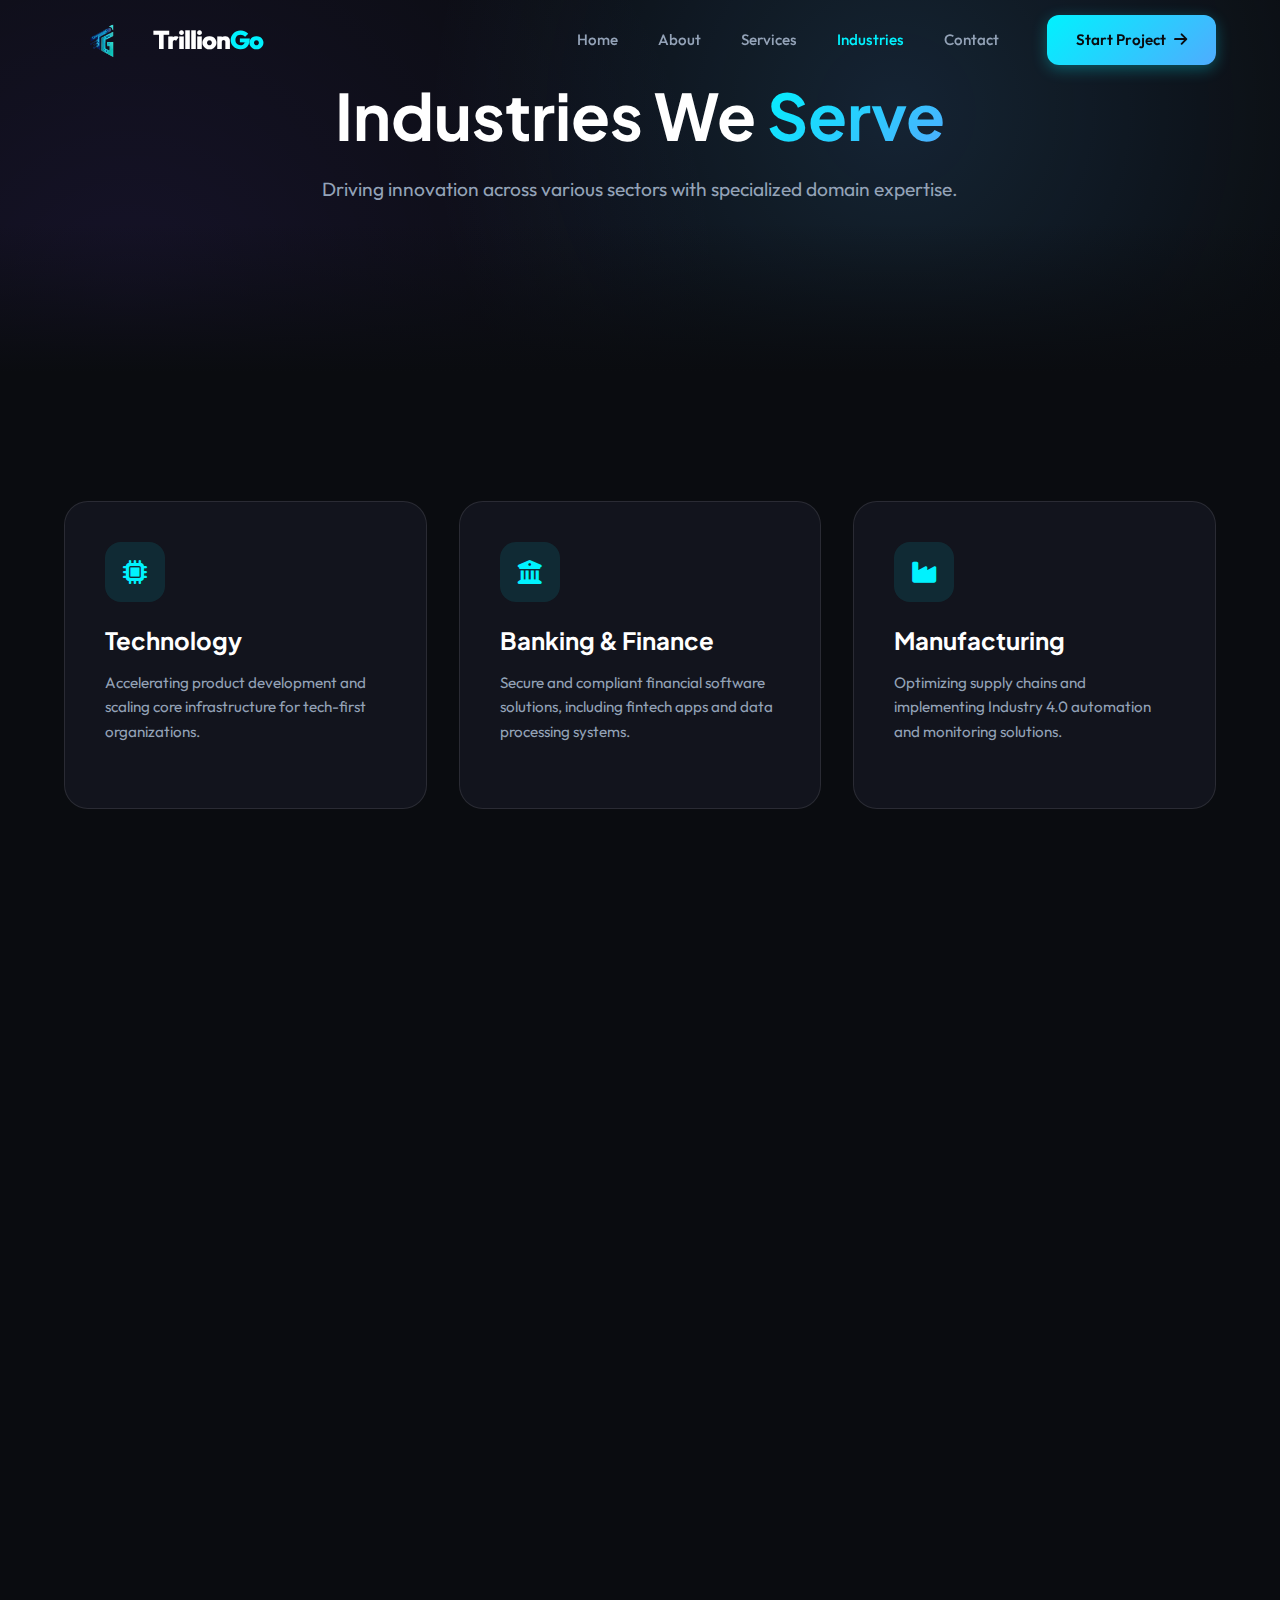
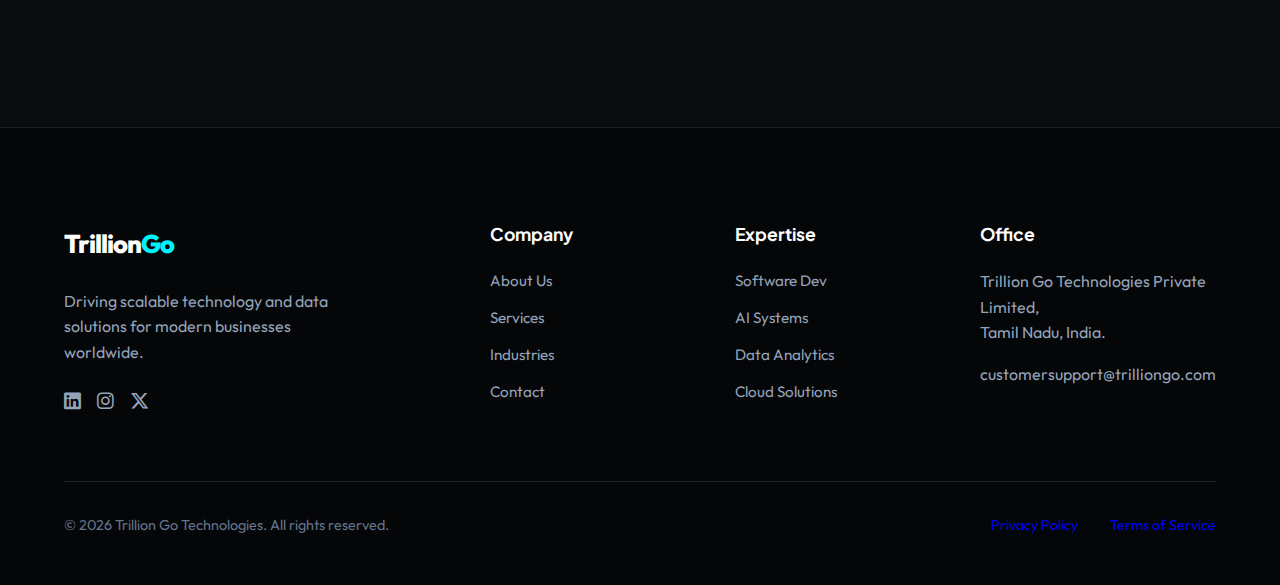
<file: industries.html>
<!DOCTYPE html>
<html lang="en">

<head>
    <meta charset="UTF-8">
    <meta name="viewport" content="width=device-width, initial-scale=1.0">
    <title>Industries | Trillion Go Technologies - Specialized Sector Solutions</title>
    <meta name="description"
        content="Discover how Trillion Go Technologies delivers specialized technology and data solutions for Banking, Manufacturing, Healthcare, and Startups.">
    <link rel="icon" type="image/png" href="assets/images/tg-logo.png">
    <link rel="stylesheet" href="assets/css/style.css">
    <link rel="stylesheet" href="https://cdnjs.cloudflare.com/ajax/libs/font-awesome/6.6.0/css/all.min.css">
</head>

<body>
    <header id="header">
        <div class="container nav-wrapper">
            <nav>
                <a href="index.html" class="logo">
                    <img src="assets/images/tg-logo.png" alt="Trillion Go Logo">
                    <div class="logo-text">Trillion <span>Go</span></div>
                </a>
                <ul class="nav-links">
                    <li><a href="index.html">Home</a></li>
                    <li><a href="about.html">About</a></li>
                    <li><a href="services.html">Services</a></li>
                    <li><a href="industries.html" class="active">Industries</a></li>
                    <li><a href="contact.html">Contact</a></li>
                </ul>
                <div class="menu-toggle"><i class="fas fa-bars"></i></div>
                <a href="contact.html" class="btn btn-primary d-none-mobile">Start Project <i
                        class="fas fa-arrow-right"></i></a>
            </nav>
        </div>
    </header>

    <main>
        <section class="page-header hero" style="min-height: 40vh;">
            <div class="container text-center">
                <h1 class="reveal">Industries We <span class="text-gradient">Serve</span></h1>
                <p class="reveal">Driving innovation across various sectors with specialized domain expertise.</p>
            </div>
        </section>

        <section class="industries-list">
            <div class="container">
                <div class="grid grid-3">
                    <div class="card reveal">
                        <div class="card-icon"><i class="fas fa-microchip"></i></div>
                        <h3>Technology</h3>
                        <p>Accelerating product development and scaling core infrastructure for tech-first
                            organizations.</p>
                    </div>
                    <div class="card reveal">
                        <div class="card-icon"><i class="fas fa-university"></i></div>
                        <h3>Banking & Finance</h3>
                        <p>Secure and compliant financial software solutions, including fintech apps and data processing
                            systems.</p>
                    </div>
                    <div class="card reveal">
                        <div class="card-icon"><i class="fas fa-industry"></i></div>
                        <h3>Manufacturing</h3>
                        <p>Optimizing supply chains and implementing Industry 4.0 automation and monitoring solutions.
                        </p>
                    </div>
                    <div class="card reveal">
                        <div class="card-icon"><i class="fas fa-shopping-cart"></i></div>
                        <h3>E-commerce</h3>
                        <p>Enhancing customer experiences through omnichannel platforms and intelligent inventory
                            management.</p>
                    </div>
                    <div class="card reveal">
                        <div class="card-icon"><i class="fas fa-rocket"></i></div>
                        <h3>Startups</h3>
                        <p>Fast-tracked MVP development and scalable architecture to help new ventures go to market
                            quickly.</p>
                    </div>
                    <div class="card reveal">
                        <div class="card-icon"><i class="fas fa-heart-pulse"></i></div>
                        <h3>Healthcare</h3>
                        <p>Building secure, HIPAA-compliant patient management systems and medical data analysis tools.
                        </p>
                    </div>
                </div>
            </div>
        </section>
        <!-- CTA Section -->
        <section class="cta" style="padding: 4rem 0 8rem;">
            <div class="container">
                <div class="card reveal"
                    style="background: var(--gradient-primary); color: var(--dark); border: none; text-align: center;">
                    <h2 style="color: var(--dark); font-size: 3rem;">Industry Expertise at Scale</h2>
                    <p style="color: rgba(10, 12, 16, 0.7); font-size: 1.2rem; margin-bottom: 2.5rem;">Ready to innovate
                        in your sector? Let's build something extraordinary together.</p>
                    <a href="contact.html" class="btn btn-primary"
                        style="background: var(--dark); color: white; box-shadow: none;">Get Started <i
                            class="fas fa-paper-plane"></i></a>
                </div>
            </div>
        </section>
    </main>

    <footer>
        <div class="container">
            <div class="footer-grid">
                <div class="footer-brand">
                    <div class="logo-text">Trillion <span>Go</span></div>
                    <p>Driving scalable technology and data solutions for modern businesses worldwide.</p>
                    <div style="display: flex; gap: 1rem;">
                        <a href="https://www.linkedin.com/company/trillion-go" target="_blank"><i
                                class="fab fa-linkedin" style="font-size: 1.2rem; color: var(--text-muted)"></i></a>
                        <a href="https://www.instagram.com/trilliongo_/" target="_blank"><i class="fab fa-instagram"
                                style="font-size: 1.2rem; color: var(--text-muted)"></i></a>
                        <a href="https://x.com/TrillionGo" target="_blank"><i class="fab fa-x-twitter"
                                style="font-size: 1.2rem; color: var(--text-muted)"></i></a>
                    </div>
                </div>
                <div class="footer-links">
                    <h4 class="footer-title">Company</h4>
                    <a href="about.html">About Us</a>
                    <a href="services.html">Services</a>
                    <a href="industries.html">Industries</a>
                    <a href="contact.html">Contact</a>
                </div>
                <div class="footer-links">
                    <h4 class="footer-title">Expertise</h4>
                    <a href="#">Software Dev</a>
                    <a href="#">AI Systems</a>
                    <a href="#">Data Analytics</a>
                    <a href="#">Cloud Solutions</a>
                </div>
                <div class="footer-links">
                    <h4 class="footer-title">Office</h4>
                    <p style="margin-bottom: 1rem; color: var(--text-muted)">Trillion Go Technologies Private
                        Limited,<br>Tamil Nadu, India.</p>
                    <p style="color: var(--text-muted)">customersupport@trilliongo.com</p>
                </div>
            </div>
            <div class="footer-bottom">
                <p>&copy; 2026 Trillion Go Technologies. All rights reserved.</p>
                <div style="display: flex; gap: 2rem;">
                    <a href="privacy.html">Privacy Policy</a>
                    <a href="terms.html">Terms of Service</a>
                </div>
            </div>
        </div>
    </footer>

    <script src="assets/js/main.js"></script>
</body>

</html>
</file>
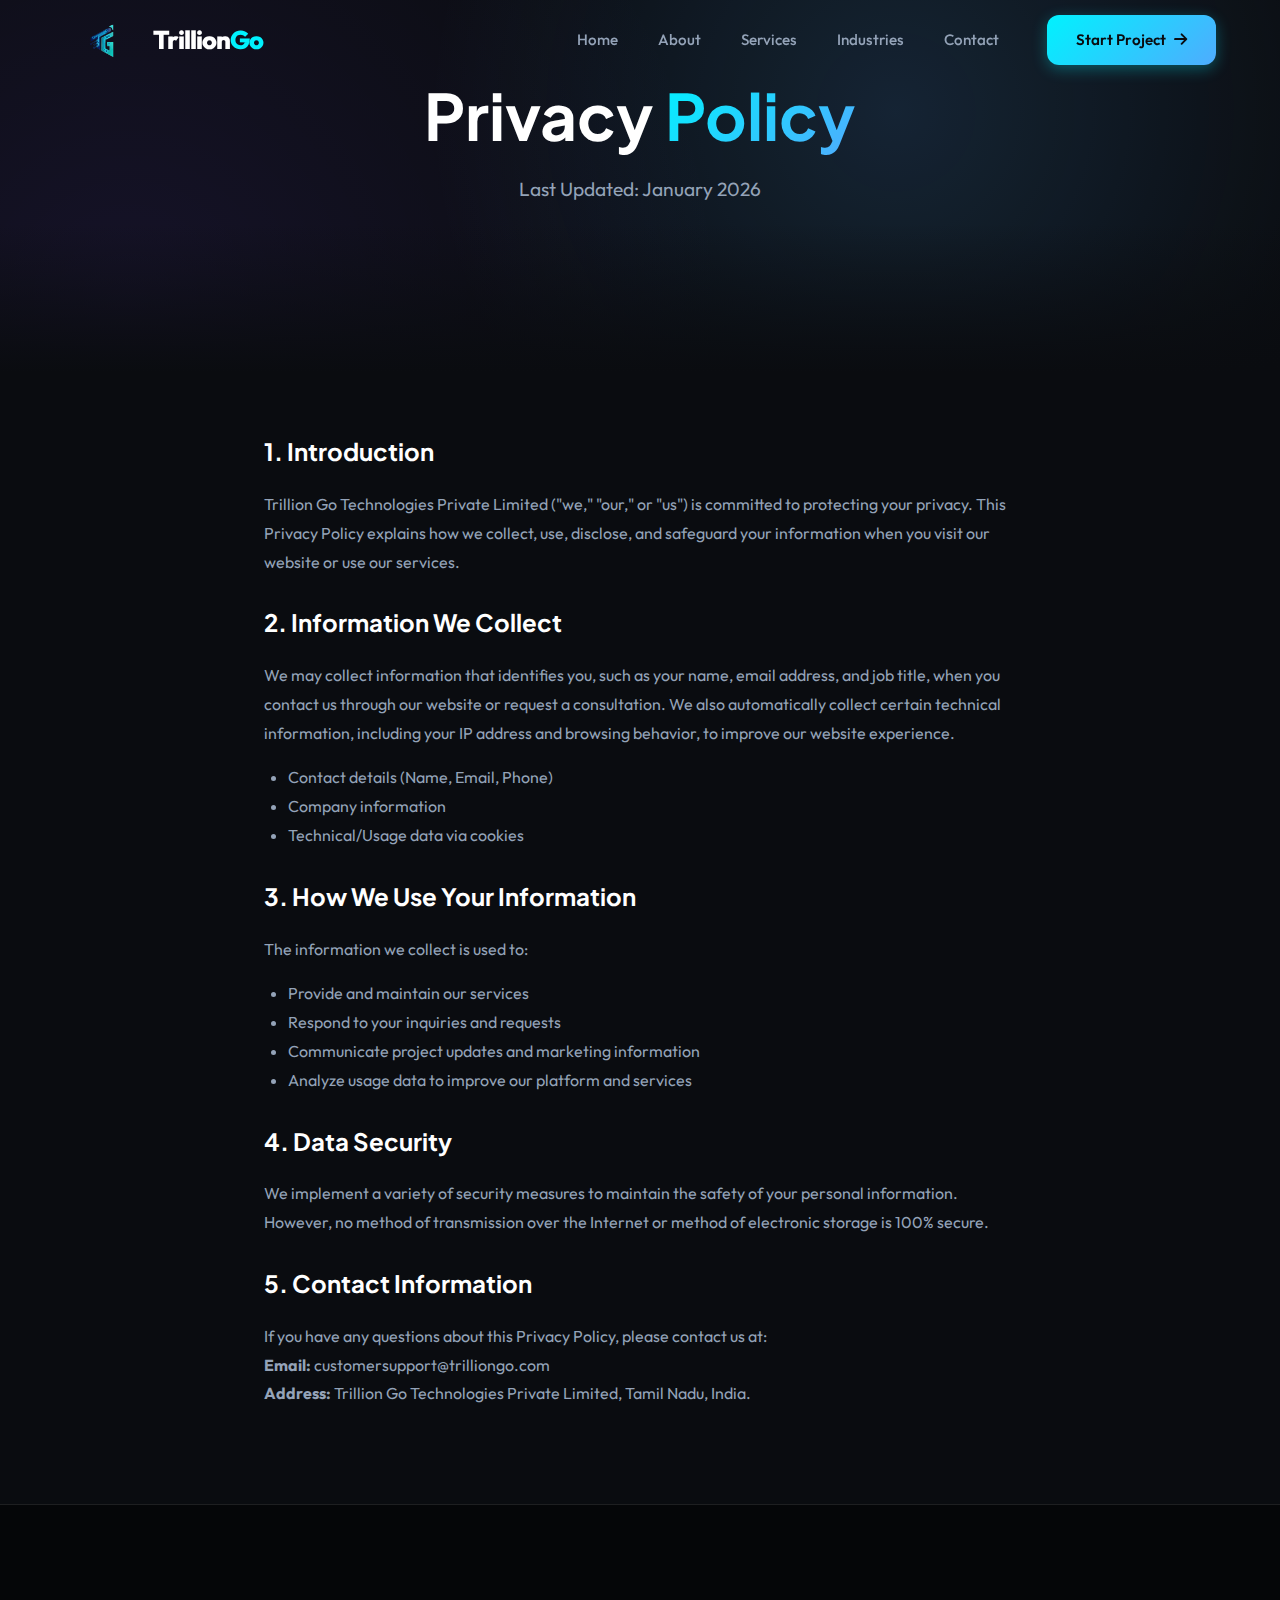
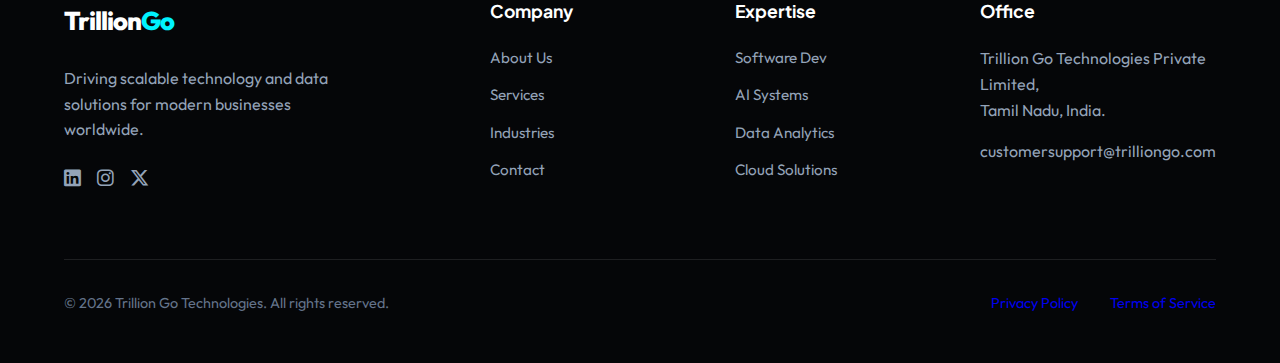
<file: privacy.html>
<!DOCTYPE html>
<html lang="en">

<head>
    <meta charset="UTF-8">
    <meta name="viewport" content="width=device-width, initial-scale=1.0">
    <title>Privacy Policy | Trillion Go Technologies</title>
    <meta name="description"
        content="Privacy Policy for Trillion Go Technologies. Learn how we collect, use, and protect your data.">
    <link rel="icon" type="image/png" href="assets/images/tg-logo.png">
    <link rel="stylesheet" href="assets/css/style.css">
    <link rel="stylesheet" href="https://cdnjs.cloudflare.com/ajax/libs/font-awesome/6.6.0/css/all.min.css">
</head>

<body>
    <header id="header">
        <div class="container nav-wrapper">
            <nav>
                <a href="index.html" class="logo">
                    <img src="assets/images/tg-logo.png" alt="Trillion Go Logo">
                    <div class="logo-text">Trillion <span>Go</span></div>
                </a>
                <ul class="nav-links">
                    <li><a href="index.html">Home</a></li>
                    <li><a href="about.html">About</a></li>
                    <li><a href="services.html">Services</a></li>
                    <li><a href="industries.html">Industries</a></li>
                    <li><a href="contact.html">Contact</a></li>
                </ul>
                <div class="menu-toggle"><i class="fas fa-bars"></i></div>
                <a href="contact.html" class="btn btn-primary d-none-mobile">Start Project <i
                        class="fas fa-arrow-right"></i></a>
            </nav>
        </div>
    </header>

    <main>
        <section class="page-header hero" style="min-height: 30vh;">
            <div class="container text-center">
                <h1 class="reveal">Privacy <span class="text-gradient">Policy</span></h1>
                <p class="reveal">Last Updated: January 2026</p>
            </div>
        </section>

        <section class="legal-content legal-padding">
            <div class="container content-max-width" style="line-height: 1.8; color: var(--text-muted);">
                <div class="reveal">
                    <h2 style="color: var(--text-white); margin-bottom: 1.5rem;">1. Introduction</h2>
                    <p style="margin-bottom: 2rem;">Trillion Go Technologies Private Limited ("we," "our," or "us") is
                        committed to protecting your privacy. This Privacy Policy explains how we collect, use,
                        disclose, and safeguard your information when you visit our website or use our services.</p>

                    <h2 style="color: var(--text-white); margin-bottom: 1.5rem;">2. Information We Collect</h2>
                    <p style="margin-bottom: 1rem;">We may collect information that identifies you, such as your name,
                        email address, and job title, when you contact us through our website or request a consultation.
                        We also automatically collect certain technical information, including your IP address and
                        browsing behavior, to improve our website experience.</p>
                    <ul style="margin-bottom: 2rem; padding-left: 1.5rem; list-style: disc;">
                        <li>Contact details (Name, Email, Phone)</li>
                        <li>Company information</li>
                        <li>Technical/Usage data via cookies</li>
                    </ul>

                    <h2 style="color: var(--text-white); margin-bottom: 1.5rem;">3. How We Use Your Information</h2>
                    <p style="margin-bottom: 1rem;">The information we collect is used to:</p>
                    <ul style="margin-bottom: 2rem; padding-left: 1.5rem; list-style: disc;">
                        <li>Provide and maintain our services</li>
                        <li>Respond to your inquiries and requests</li>
                        <li>Communicate project updates and marketing information</li>
                        <li>Analyze usage data to improve our platform and services</li>
                    </ul>

                    <h2 style="color: var(--text-white); margin-bottom: 1.5rem;">4. Data Security</h2>
                    <p style="margin-bottom: 2rem;">We implement a variety of security measures to maintain the safety
                        of your personal information. However, no method of transmission over the Internet or method of
                        electronic storage is 100% secure.</p>

                    <h2 style="color: var(--text-white); margin-bottom: 1.5rem;">5. Contact Information</h2>
                    <p style="margin-bottom: 2rem;">If you have any questions about this Privacy Policy, please contact
                        us at:<br>
                        <strong>Email:</strong> customersupport@trilliongo.com<br>
                        <strong>Address:</strong> Trillion Go Technologies Private Limited, Tamil Nadu, India.
                    </p>
                </div>
            </div>
        </section>
    </main>

    <footer>
        <div class="container">
            <div class="footer-grid">
                <div class="footer-brand">
                    <div class="logo-text">Trillion <span>Go</span></div>
                    <p>Driving scalable technology and data solutions for modern businesses worldwide.</p>
                    <div style="display: flex; gap: 1rem;">
                        <a href="https://www.linkedin.com/company/trillion-go" target="_blank"><i
                                class="fab fa-linkedin" style="font-size: 1.2rem; color: var(--text-muted)"></i></a>
                        <a href="https://www.instagram.com/trilliongo_/" target="_blank"><i class="fab fa-instagram"
                                style="font-size: 1.2rem; color: var(--text-muted)"></i></a>
                        <a href="https://x.com/TrillionGo" target="_blank"><i class="fab fa-x-twitter"
                                style="font-size: 1.2rem; color: var(--text-muted)"></i></a>
                    </div>
                </div>
                <div class="footer-links">
                    <h4 class="footer-title">Company</h4>
                    <a href="about.html">About Us</a>
                    <a href="services.html">Services</a>
                    <a href="industries.html">Industries</a>
                    <a href="contact.html">Contact</a>
                </div>
                <div class="footer-links">
                    <h4 class="footer-title">Expertise</h4>
                    <a href="#">Software Dev</a>
                    <a href="#">AI Systems</a>
                    <a href="#">Data Analytics</a>
                    <a href="#">Cloud Solutions</a>
                </div>
                <div class="footer-links">
                    <h4 class="footer-title">Office</h4>
                    <p style="margin-bottom: 1rem; color: var(--text-muted)">Trillion Go Technologies Private
                        Limited,<br>Tamil Nadu, India.</p>
                    <p style="color: var(--text-muted)">customersupport@trilliongo.com</p>
                </div>
            </div>
            <div class="footer-bottom">
                <p>&copy; 2026 Trillion Go Technologies. All rights reserved.</p>
                <div style="display: flex; gap: 2rem;">
                    <a href="privacy.html">Privacy Policy</a>
                    <a href="terms.html">Terms of Service</a>
                </div>
            </div>
        </div>
    </footer>

    <script src="assets/js/main.js"></script>
</body>

</html>
</file>
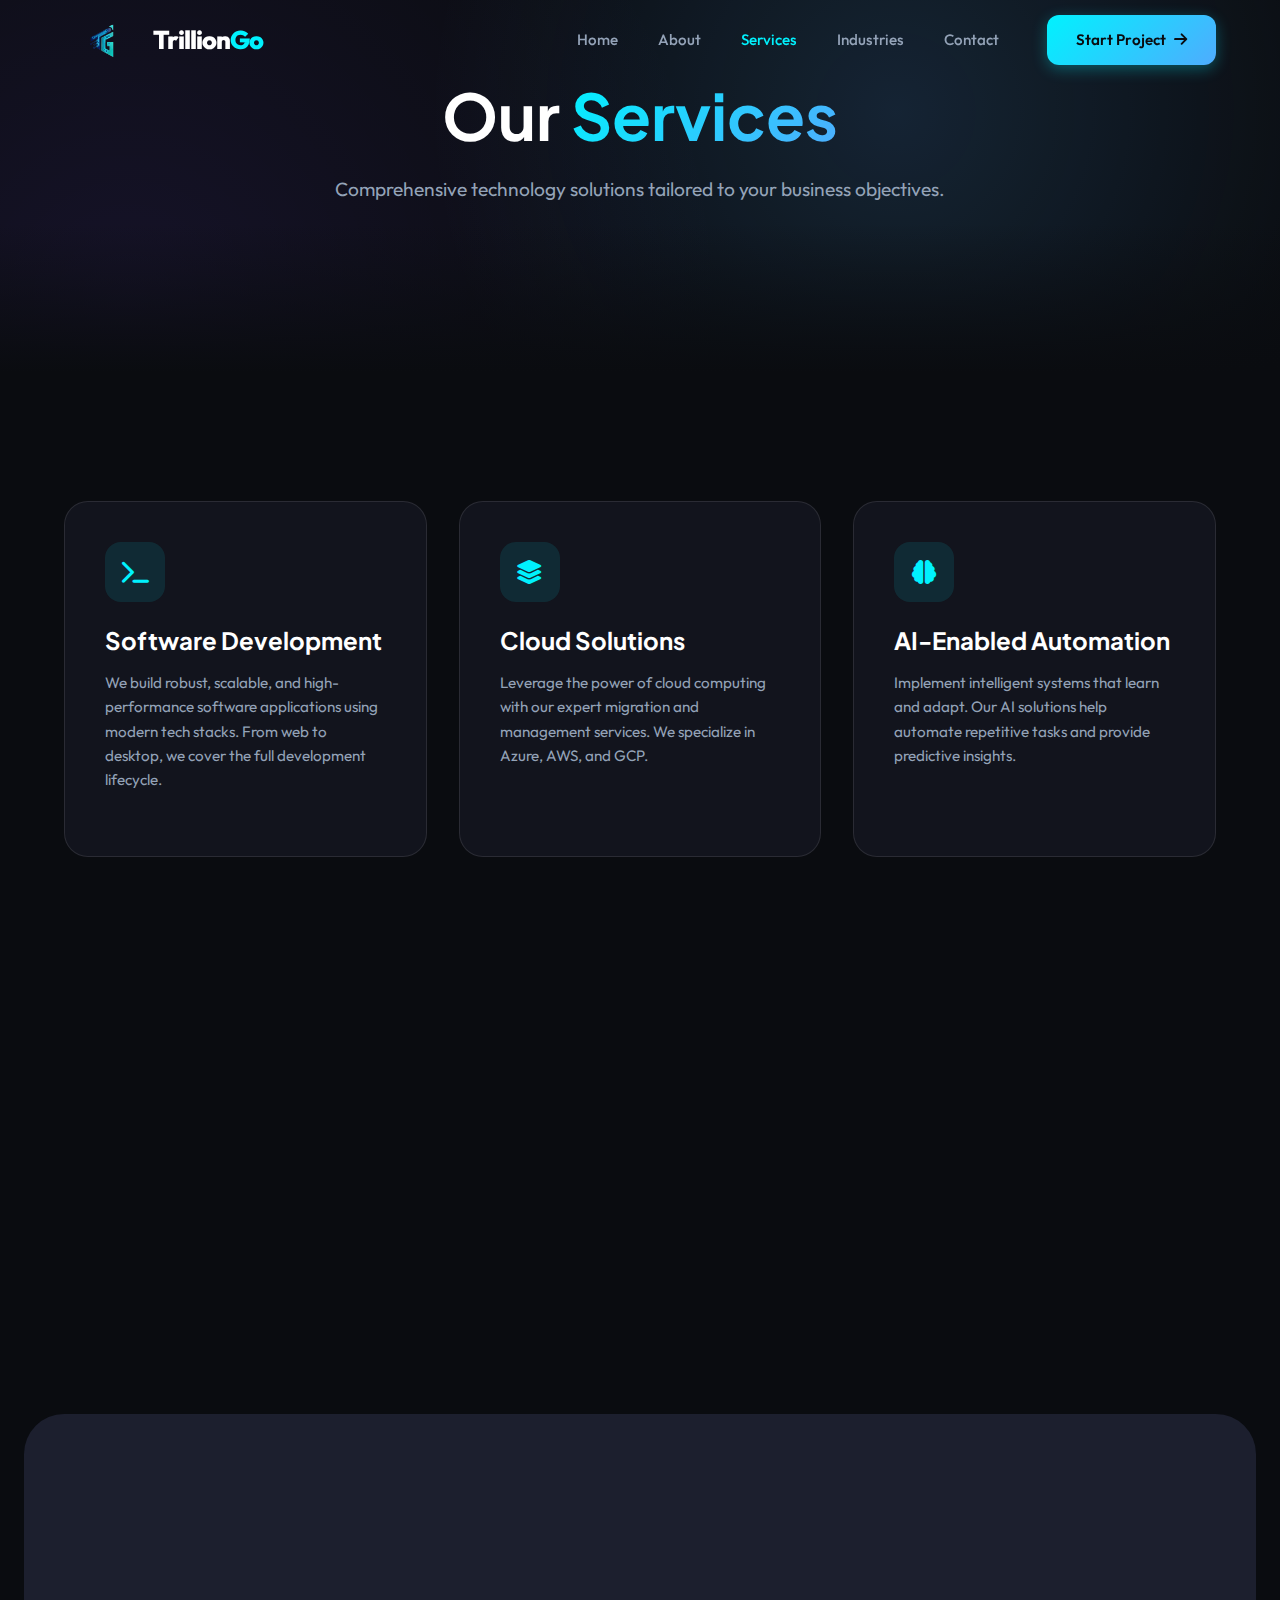
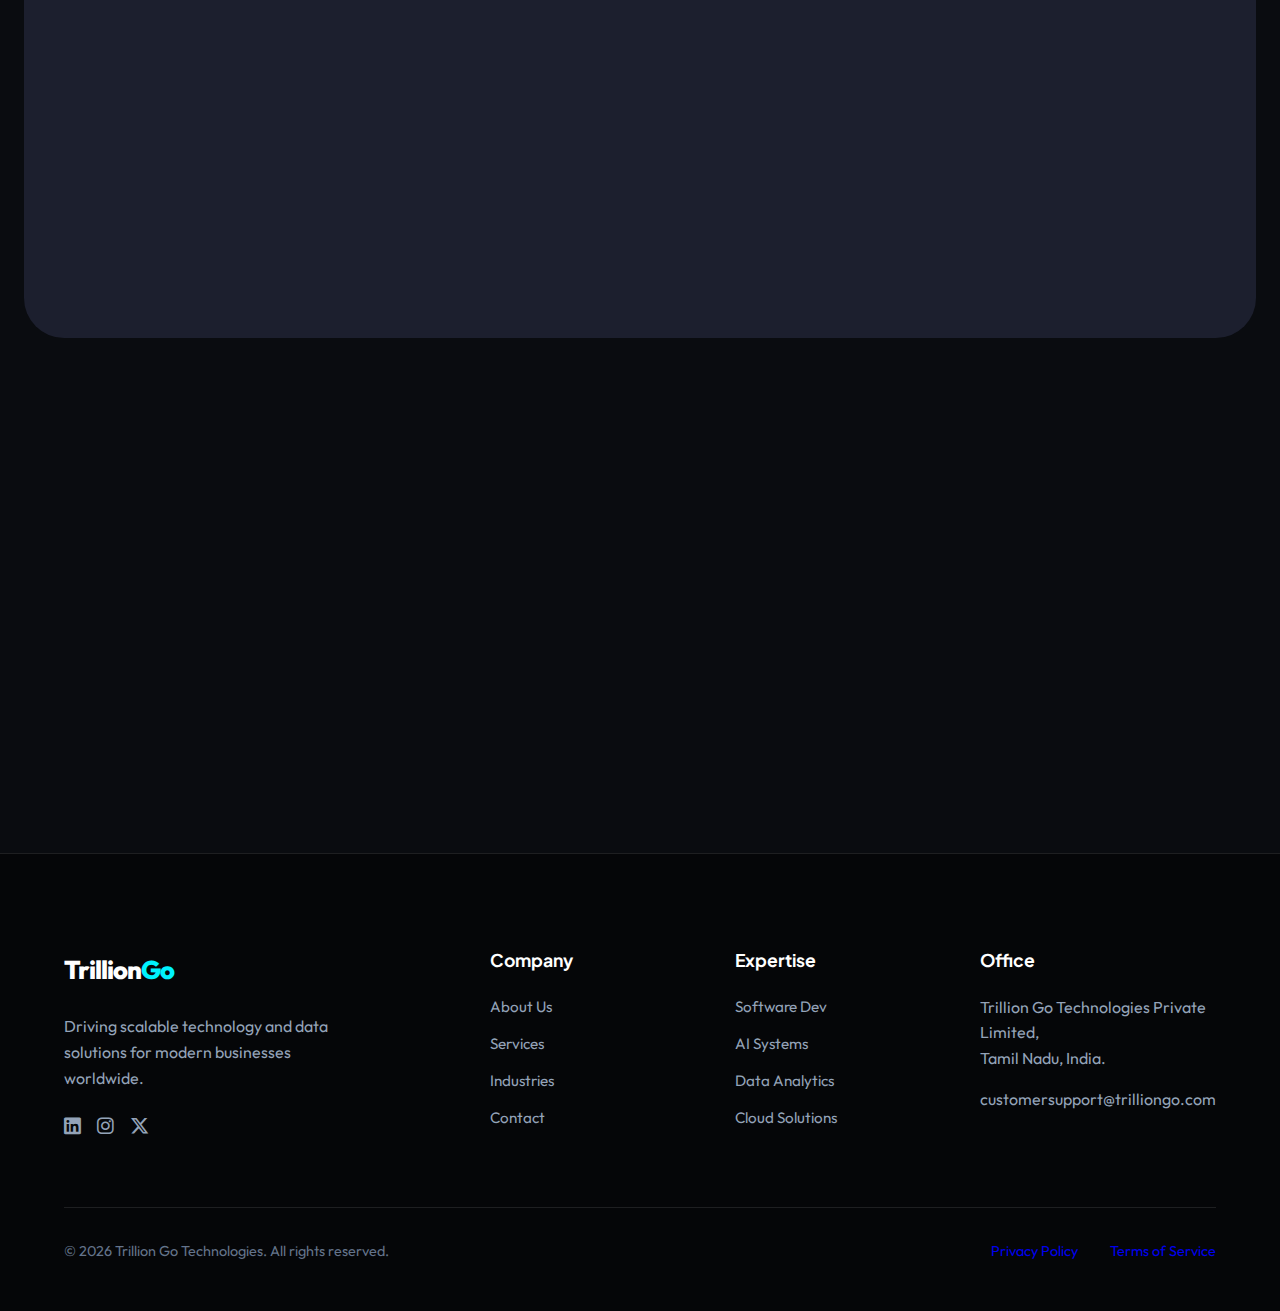
<file: services.html>
<!DOCTYPE html>
<html lang="en">

<head>
    <meta charset="UTF-8">
    <meta name="viewport" content="width=device-width, initial-scale=1.0">
    <title>Services | Trillion Go Technologies - Custom Digital & Data Solutions</title>
    <meta name="description"
        content="Explore our specialized services in software development, data analytics, and AI-enabled automation tailored for modern business growth.">
    <link rel="icon" type="image/png" href="assets/images/tg-logo.png">
    <link rel="stylesheet" href="assets/css/style.css">
    <link rel="stylesheet" href="https://cdnjs.cloudflare.com/ajax/libs/font-awesome/6.6.0/css/all.min.css">
</head>

<body>
    <header id="header">
        <div class="container nav-wrapper">
            <nav>
                <a href="index.html" class="logo">
                    <img src="assets/images/tg-logo.png" alt="Trillion Go Logo">
                    <div class="logo-text">Trillion <span>Go</span></div>
                </a>
                <ul class="nav-links">
                    <li><a href="index.html">Home</a></li>
                    <li><a href="about.html">About</a></li>
                    <li><a href="services.html" class="active">Services</a></li>
                    <li><a href="industries.html">Industries</a></li>
                    <li><a href="contact.html">Contact</a></li>
                </ul>
                <div class="menu-toggle"><i class="fas fa-bars"></i></div>
                <a href="contact.html" class="btn btn-primary d-none-mobile">Start Project <i
                        class="fas fa-arrow-right"></i></a>
            </nav>
        </div>
    </header>

    <main>
        <section class="page-header hero" style="min-height: 40vh;">
            <div class="container text-center">
                <h1 class="reveal">Our <span class="text-gradient">Services</span></h1>
                <p class="reveal">Comprehensive technology solutions tailored to your business objectives.</p>
            </div>
        </section>

        <section class="services-list">
            <div class="container">
                <div class="grid grid-3">
                    <div class="card reveal">
                        <div class="card-icon"><i class="fas fa-terminal"></i></div>
                        <h3>Software Development</h3>
                        <p>We build robust, scalable, and high-performance software applications using modern tech
                            stacks. From web to desktop, we cover the full development lifecycle.</p>
                    </div>
                    <div class="card reveal">
                        <div class="card-icon"><i class="fas fa-layer-group"></i></div>
                        <h3>Cloud Solutions</h3>
                        <p>Leverage the power of cloud computing with our expert migration and management services. We
                            specialize in Azure, AWS, and GCP.</p>
                    </div>
                    <div class="card reveal">
                        <div class="card-icon"><i class="fas fa-brain"></i></div>
                        <h3>AI-Enabled Automation</h3>
                        <p>Implement intelligent systems that learn and adapt. Our AI solutions help automate repetitive
                            tasks and provide predictive insights.</p>
                    </div>
                    <div class="card reveal">
                        <div class="card-icon"><i class="fas fa-database"></i></div>
                        <h3>Data Analytics</h3>
                        <p>Unlock the value in your data. We provide advanced analytics and business intelligence tools
                            to help you make informed decisions.</p>
                    </div>
                    <div class="card reveal">
                        <div class="card-icon"><i class="fas fa-comments-dollar"></i></div>
                        <h3>Digital Consulting</h3>
                        <p>Strategize your digital future. Our experts help you choose the right technologies and
                            navigate digital transformation journeys.</p>
                    </div>
                    <div class="card reveal">
                        <div class="card-icon"><i class="fas fa-shield-virus"></i></div>
                        <h3>Cybersecurity</h3>
                        <p>Protect your digital assets with our comprehensive security audits, monitoring, and
                            implementation services.</p>
                    </div>
                </div>
            </div>
        </section>

        <section class="info-section">
            <div class="container">
                <div class="section-header reveal">
                    <h2>Our <span class="text-gradient">Methodology</span></h2>
                    <p>A structured approach to delivering excellence in every project.</p>
                </div>
                <div class="grid grid-cols-4 text-center" style="gap: 2rem;">
                    <div class="reveal">
                        <div
                            style="font-size: 3rem; font-weight: 800; color: var(--primary); opacity: 0.2; margin-bottom: 1rem;">
                            01</div>
                        <h4>Discovery</h4>
                        <p style="color: var(--text-dim)">Analyzing goals and requirements.</p>
                    </div>
                    <div class="reveal">
                        <div
                            style="font-size: 3rem; font-weight: 800; color: var(--primary); opacity: 0.2; margin-bottom: 1rem;">
                            02</div>
                        <h4>Design</h4>
                        <p style="color: var(--text-dim)">Architecting the ideal solution.</p>
                    </div>
                    <div class="reveal">
                        <div
                            style="font-size: 3rem; font-weight: 800; color: var(--primary); opacity: 0.2; margin-bottom: 1rem;">
                            03</div>
                        <h4>Agile Build</h4>
                        <p style="color: var(--text-dim)">Rapid development cycles.</p>
                    </div>
                    <div class="reveal">
                        <div
                            style="font-size: 3rem; font-weight: 800; color: var(--primary); opacity: 0.2; margin-bottom: 1rem;">
                            04</div>
                        <h4>Launch</h4>
                        <p style="color: var(--text-dim)">deployment and support.</p>
                    </div>
                </div>
            </div>
        </section>
        <!-- CTA Section -->
        <section class="cta" style="padding: 4rem 0 8rem;">
            <div class="container">
                <div class="card reveal"
                    style="background: var(--gradient-primary); color: var(--dark); border: none; text-align: center;">
                    <h2 style="color: var(--dark); font-size: 3rem;">Ready to Accelerate?</h2>
                    <p style="color: rgba(10, 12, 16, 0.7); font-size: 1.2rem; margin-bottom: 2.5rem;">Let's design and
                        deploy your next-generation technology solution.</p>
                    <a href="contact.html" class="btn btn-primary"
                        style="background: var(--dark); color: white; box-shadow: none;">Start Project <i
                            class="fas fa-paper-plane"></i></a>
                </div>
            </div>
        </section>
    </main>

    <footer>
        <div class="container">
            <div class="footer-grid">
                <div class="footer-brand">
                    <div class="logo-text">Trillion <span>Go</span></div>
                    <p>Driving scalable technology and data solutions for modern businesses worldwide.</p>
                    <div style="display: flex; gap: 1rem;">
                        <a href="https://www.linkedin.com/company/trillion-go" target="_blank"><i
                                class="fab fa-linkedin" style="font-size: 1.2rem; color: var(--text-muted)"></i></a>
                        <a href="https://www.instagram.com/trilliongo_/" target="_blank"><i class="fab fa-instagram"
                                style="font-size: 1.2rem; color: var(--text-muted)"></i></a>
                        <a href="https://x.com/TrillionGo" target="_blank"><i class="fab fa-x-twitter"
                                style="font-size: 1.2rem; color: var(--text-muted)"></i></a>
                    </div>
                </div>
                <div class="footer-links">
                    <h4 class="footer-title">Company</h4>
                    <a href="about.html">About Us</a>
                    <a href="services.html">Services</a>
                    <a href="industries.html">Industries</a>
                    <a href="contact.html">Contact</a>
                </div>
                <div class="footer-links">
                    <h4 class="footer-title">Expertise</h4>
                    <a href="#">Software Dev</a>
                    <a href="#">AI Systems</a>
                    <a href="#">Data Analytics</a>
                    <a href="#">Cloud Solutions</a>
                </div>
                <div class="footer-links">
                    <h4 class="footer-title">Office</h4>
                    <p style="margin-bottom: 1rem; color: var(--text-muted)">Trillion Go Technologies Private
                        Limited,<br>Tamil Nadu, India.</p>
                    <p style="color: var(--text-muted)">customersupport@trilliongo.com</p>
                </div>
            </div>
            <div class="footer-bottom">
                <p>&copy; 2026 Trillion Go Technologies. All rights reserved.</p>
                <div style="display: flex; gap: 2rem;">
                    <a href="privacy.html">Privacy Policy</a>
                    <a href="terms.html">Terms of Service</a>
                </div>
            </div>
        </div>
    </footer>

    <script src="assets/js/main.js"></script>
</body>

</html>
</file>
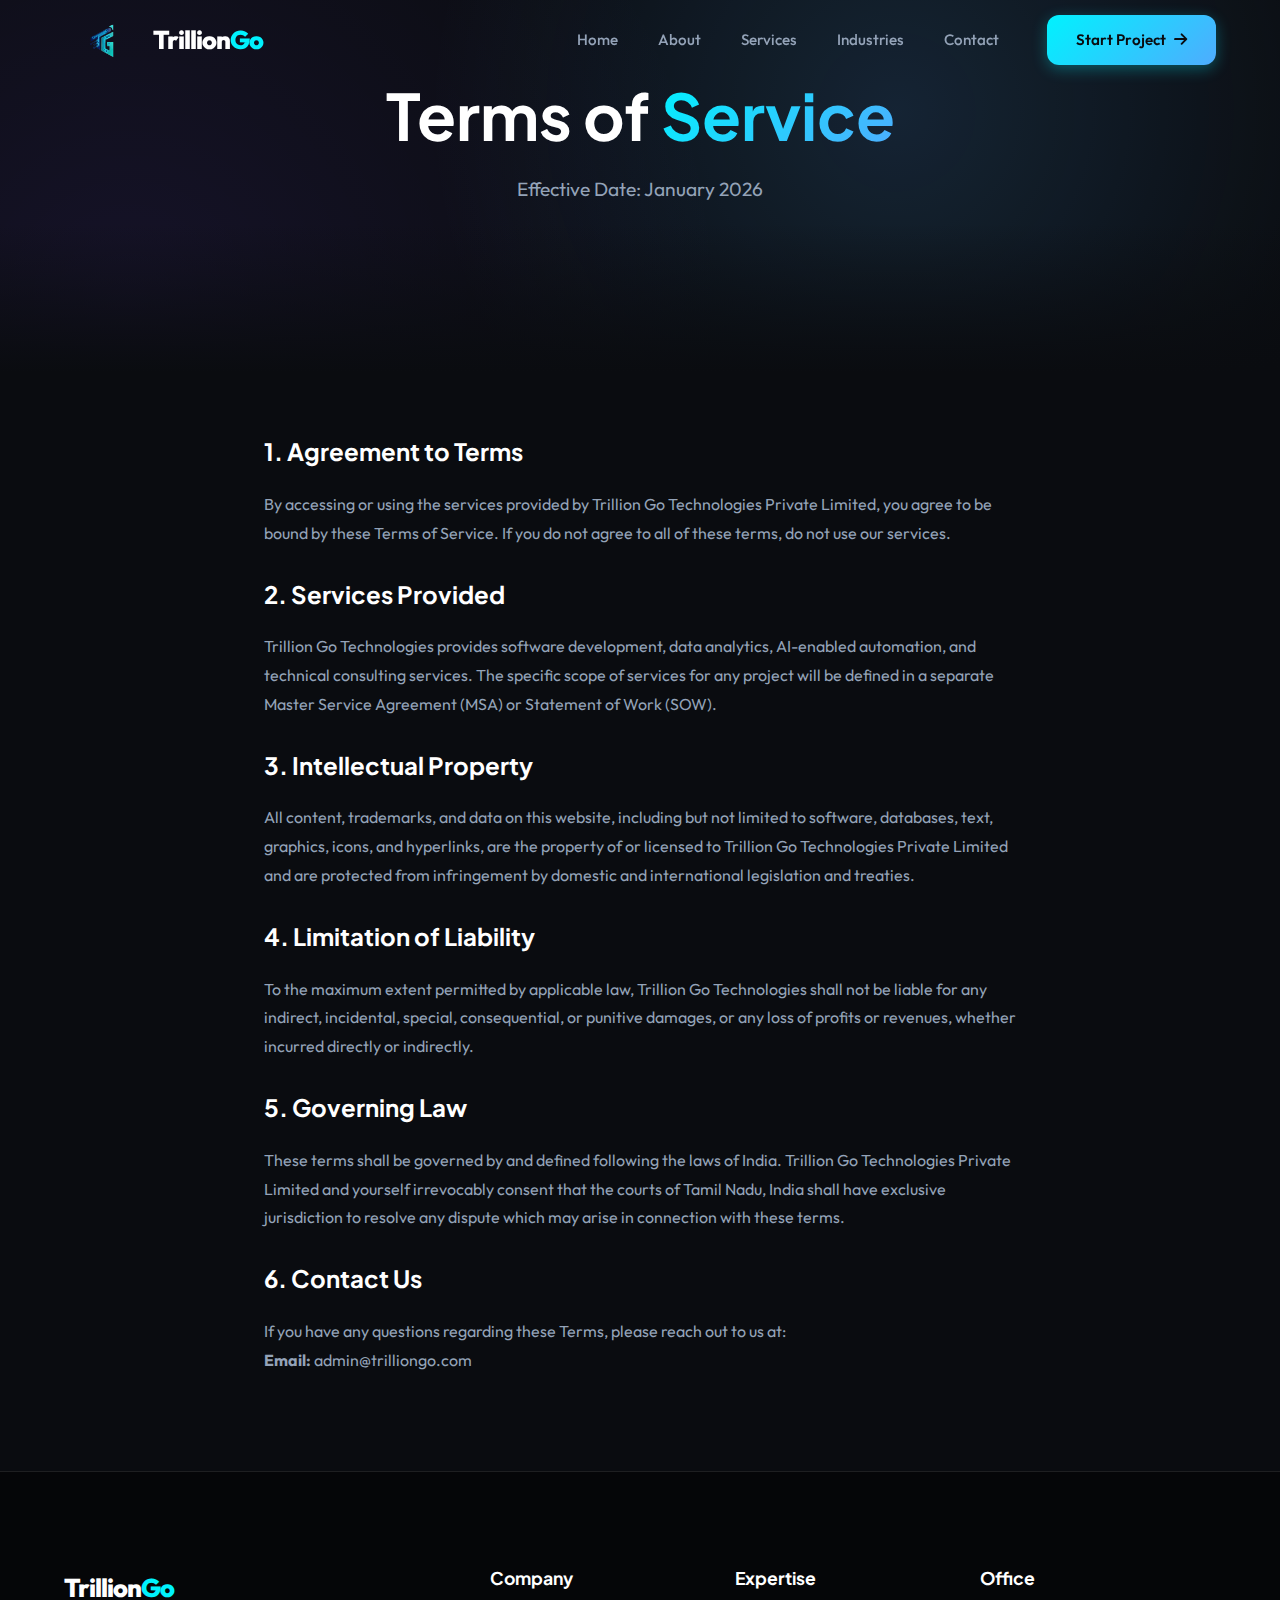
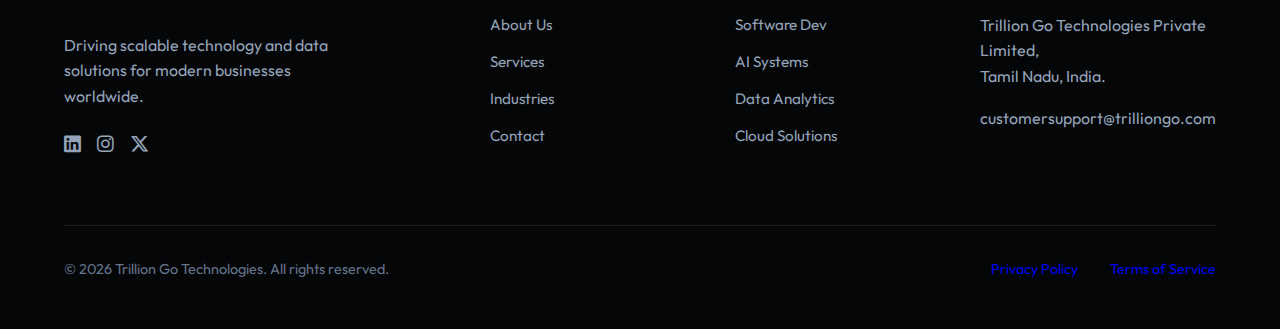
<file: terms.html>
<!DOCTYPE html>
<html lang="en">

<head>
    <meta charset="UTF-8">
    <meta name="viewport" content="width=device-width, initial-scale=1.0">
    <title>Terms of Service | Trillion Go Technologies</title>
    <meta name="description"
        content="Terms of Service for Trillion Go Technologies. Read our terms and conditions for using our services.">
    <link rel="icon" type="image/png" href="assets/images/tg-logo.png">
    <link rel="stylesheet" href="assets/css/style.css">
    <link rel="stylesheet" href="https://cdnjs.cloudflare.com/ajax/libs/font-awesome/6.6.0/css/all.min.css">
</head>

<body>
    <header id="header">
        <div class="container nav-wrapper">
            <nav>
                <a href="index.html" class="logo">
                    <img src="assets/images/tg-logo.png" alt="Trillion Go Logo">
                    <div class="logo-text">Trillion <span>Go</span></div>
                </a>
                <ul class="nav-links">
                    <li><a href="index.html">Home</a></li>
                    <li><a href="about.html">About</a></li>
                    <li><a href="services.html">Services</a></li>
                    <li><a href="industries.html">Industries</a></li>
                    <li><a href="contact.html">Contact</a></li>
                </ul>
                <div class="menu-toggle"><i class="fas fa-bars"></i></div>
                <a href="contact.html" class="btn btn-primary d-none-mobile">Start Project <i
                        class="fas fa-arrow-right"></i></a>
            </nav>
        </div>
    </header>

    <main>
        <section class="page-header hero" style="min-height: 30vh;">
            <div class="container text-center">
                <h1 class="reveal">Terms of <span class="text-gradient">Service</span></h1>
                <p class="reveal">Effective Date: January 2026</p>
            </div>
        </section>

        <section class="legal-content legal-padding">
            <div class="container content-max-width" style="line-height: 1.8; color: var(--text-muted);">
                <div class="reveal">
                    <h2 style="color: var(--text-white); margin-bottom: 1.5rem;">1. Agreement to Terms</h2>
                    <p style="margin-bottom: 2rem;">By accessing or using the services provided by Trillion Go
                        Technologies Private Limited, you agree to be bound by these Terms of Service. If you do not
                        agree to all of these terms, do not use our services.</p>

                    <h2 style="color: var(--text-white); margin-bottom: 1.5rem;">2. Services Provided</h2>
                    <p style="margin-bottom: 2rem;">Trillion Go Technologies provides software development, data
                        analytics, AI-enabled automation, and technical consulting services. The specific scope of
                        services for any project will be defined in a separate Master Service Agreement (MSA) or
                        Statement of Work (SOW).</p>

                    <h2 style="color: var(--text-white); margin-bottom: 1.5rem;">3. Intellectual Property</h2>
                    <p style="margin-bottom: 2rem;">All content, trademarks, and data on this website, including but not
                        limited to software, databases, text, graphics, icons, and hyperlinks, are the property of or
                        licensed to Trillion Go Technologies Private Limited and are protected from infringement by
                        domestic and international legislation and treaties.</p>

                    <h2 style="color: var(--text-white); margin-bottom: 1.5rem;">4. Limitation of Liability</h2>
                    <p style="margin-bottom: 2rem;">To the maximum extent permitted by applicable law, Trillion Go
                        Technologies shall not be liable for any indirect, incidental, special, consequential, or
                        punitive damages, or any loss of profits or revenues, whether incurred directly or indirectly.
                    </p>

                    <h2 style="color: var(--text-white); margin-bottom: 1.5rem;">5. Governing Law</h2>
                    <p style="margin-bottom: 2rem;">These terms shall be governed by and defined following the laws of
                        India. Trillion Go Technologies Private Limited and yourself irrevocably consent that the courts
                        of Tamil Nadu, India shall have exclusive jurisdiction to resolve any dispute which may arise in
                        connection with these terms.</p>

                    <h2 style="color: var(--text-white); margin-bottom: 1.5rem;">6. Contact Us</h2>
                    <p style="margin-bottom: 2rem;">If you have any questions regarding these Terms, please reach out to
                        us at:<br>
                        <strong>Email:</strong> admin@trilliongo.com
                    </p>
                </div>
            </div>
        </section>
    </main>

    <footer>
        <div class="container">
            <div class="footer-grid">
                <div class="footer-brand">
                    <div class="logo-text">Trillion <span>Go</span></div>
                    <p>Driving scalable technology and data solutions for modern businesses worldwide.</p>
                    <div style="display: flex; gap: 1rem;">
                        <a href="https://www.linkedin.com/company/trillion-go" target="_blank"><i
                                class="fab fa-linkedin" style="font-size: 1.2rem; color: var(--text-muted)"></i></a>
                        <a href="https://www.instagram.com/trilliongo_/" target="_blank"><i class="fab fa-instagram"
                                style="font-size: 1.2rem; color: var(--text-muted)"></i></a>
                        <a href="https://x.com/TrillionGo" target="_blank"><i class="fab fa-x-twitter"
                                style="font-size: 1.2rem; color: var(--text-muted)"></i></a>
                    </div>
                </div>
                <div class="footer-links">
                    <h4 class="footer-title">Company</h4>
                    <a href="about.html">About Us</a>
                    <a href="services.html">Services</a>
                    <a href="industries.html">Industries</a>
                    <a href="contact.html">Contact</a>
                </div>
                <div class="footer-links">
                    <h4 class="footer-title">Expertise</h4>
                    <a href="#">Software Dev</a>
                    <a href="#">AI Systems</a>
                    <a href="#">Data Analytics</a>
                    <a href="#">Cloud Solutions</a>
                </div>
                <div class="footer-links">
                    <h4 class="footer-title">Office</h4>
                    <p style="margin-bottom: 1rem; color: var(--text-muted)">Trillion Go Technologies Private
                        Limited,<br>Tamil Nadu, India.</p>
                    <p style="color: var(--text-muted)">customersupport@trilliongo.com</p>
                </div>
            </div>
            <div class="footer-bottom">
                <p>&copy; 2026 Trillion Go Technologies. All rights reserved.</p>
                <div style="display: flex; gap: 2rem;">
                    <a href="privacy.html">Privacy Policy</a>
                    <a href="terms.html">Terms of Service</a>
                </div>
            </div>
        </div>
    </footer>

    <script src="assets/js/main.js"></script>
</body>

</html>
</file>
<file: assets/css/style.css>
@import url('https://fonts.googleapis.com/css2?family=Outfit:wght@300;400;500;600;700;800&family=Plus+Jakarta+Sans:wght@400;500;600;700&display=swap');

:root {
    --primary: #00f2fe;
    --secondary: #4facfe;
    --accent: #7c4dff;
    --dark: #0a0c10;
    --surface: #12141d;
    --surface-light: #1c1f2e;
    --text-white: #ffffff;
    --text-muted: #94a3b8;
    --text-dim: #64748b;
    --border: rgba(255, 255, 255, 0.1);
    --border-glow: rgba(0, 242, 254, 0.3);
    --nav-height: 80px;
    --transition: all 0.4s cubic-bezier(0.23, 1, 0.32, 1);
    --gradient-primary: linear-gradient(135deg, #00f2fe 0%, #4facfe 100%);
    --gradient-dark: linear-gradient(180deg, #0a0c10 0%, #12141d 100%);
    --shadow-sm: 0 4px 6px -1px rgba(0, 0, 0, 0.1), 0 2px 4px -1px rgba(0, 0, 0, 0.06);
    --shadow-md: 0 10px 15px -3px rgba(0, 0, 0, 0.1), 0 4px 6px -2px rgba(0, 0, 0, 0.05);
    --shadow-lg: 0 20px 25px -5px rgba(0, 0, 0, 0.1), 0 10px 10px -5px rgba(0, 0, 0, 0.04);
}

* {
    margin: 0;
    padding: 0;
    box-sizing: border-box;
}

html {
    scroll-behavior: smooth;
}

body {
    font-family: 'Outfit', sans-serif;
    background-color: var(--dark);
    color: var(--text-white);
    line-height: 1.6;
    overflow-x: hidden;
}

img {
    max-width: 100%;
    height: auto;
    display: block;
}

h1,
h2,
h3,
h4,
h5,
h6 {
    font-family: 'Plus Jakarta Sans', sans-serif;
    color: var(--text-white);
    font-weight: 700;
    line-height: 1.2;
}

a {
    text-decoration: none;
    transition: var(--transition);
}

ul {
    list-style: none;
}

.container {
    max-width: 1200px;
    margin: 0 auto;
    padding: 0 1.5rem;
}

header .container {
    max-width: 100% !important;
    width: 100% !important;
    margin: 0 !important;
    padding: 0 4rem;
}

.text-gradient {
    background: var(--gradient-primary);
    -webkit-background-clip: text;
    background-clip: text;
    -webkit-text-fill-color: transparent;
}

/* Header & Navigation */
header {
    height: var(--nav-height);
    position: fixed;
    top: 0;
    left: 0;
    width: 100%;
    z-index: 1000;
    display: flex;
    align-items: center;
    transition: var(--transition);
    background: transparent;
}

header.scrolled {
    background: rgba(10, 12, 16, 0.9);
    backdrop-filter: blur(12px);
    border-bottom: 1px solid var(--border);
    height: 70px;
}

nav {
    display: flex;
    align-items: center;
    width: 100%;
    gap: 3rem;
}

.logo {
    display: flex;
    align-items: center;
    gap: 12px;
    flex-shrink: 0;
    margin-right: auto;
}

.logo img {
    height: 60px;
    width: auto;
    object-fit: contain;
    transition: var(--transition);
}

.logo:hover img {
    transform: scale(1.05);
}

.logo-text {
    font-size: 1.6rem;
    font-weight: 800;
    letter-spacing: -1px;
    color: var(--text-white);
    display: flex;
    align-items: center;
}

.logo-text span {
    color: var(--primary);
}

/* Mobile Nav Toggle Icon */
.menu-toggle i {
    transition: var(--transition);
}

.menu-toggle.active i {
    transform: rotate(90deg);
}

.nav-links {
    display: flex;
    gap: 2.5rem;
}

.nav-links a {
    color: var(--text-muted);
    font-weight: 500;
    font-size: 0.95rem;
}

.nav-links a:hover,
.nav-links a.active {
    color: var(--primary);
}

/* Buttons */
.btn {
    padding: 0.8rem 1.8rem;
    border-radius: 12px;
    font-weight: 600;
    font-size: 0.95rem;
    cursor: pointer;
    border: none;
    display: inline-flex;
    align-items: center;
    justify-content: center;
    gap: 8px;
    transition: var(--transition);
}

.btn-primary {
    background: var(--gradient-primary);
    color: var(--dark);
    box-shadow: 0 4px 15px rgba(0, 242, 254, 0.3);
}

.btn-primary:hover {
    transform: translateY(-2px);
    box-shadow: 0 8px 25px rgba(0, 242, 254, 0.4);
}

.btn-outline {
    background: transparent;
    border: 1px solid var(--border);
    color: var(--text-white);
}

.btn-outline:hover {
    background: rgba(255, 255, 255, 0.05);
    border-color: var(--primary);
}

/* Hero Section */
.hero {
    min-height: 100vh;
    display: flex;
    align-items: center;
    position: relative;
    padding-top: var(--nav-height);
    background: radial-gradient(circle at 70% 30%, rgba(79, 172, 254, 0.15), transparent 50%),
        radial-gradient(circle at 10% 80%, rgba(124, 77, 255, 0.1), transparent 50%);
}

.hero::after {
    content: '';
    position: absolute;
    bottom: 0;
    left: 0;
    width: 100%;
    height: 150px;
    background: linear-gradient(to top, var(--dark), transparent);
}

.hero-content {
    max-width: 650px;
}

.hero h1 {
    font-size: clamp(2.5rem, 5vw, 4rem);
    margin-bottom: 1.5rem;
    line-height: 1.1;
}

.hero p {
    font-size: 1.2rem;
    color: var(--text-muted);
    margin-bottom: 2.5rem;
}

.hero-actions {
    display: flex;
    gap: 1.2rem;
}

.hero-visual {
    position: absolute;
    right: 5%;
    width: 45%;
    height: 60%;
    background: radial-gradient(circle at center, var(--surface-light) 0%, var(--dark) 100%);
    border-radius: 40px;
    border: 1px solid var(--border);
    display: flex;
    align-items: center;
    justify-content: center;
    overflow: hidden;
    box-shadow: 20px 20px 60px rgba(0, 0, 0, 0.5);
    transform: perspective(1000px) rotateY(-5deg) rotateX(2deg);
}

.visual-container {
    position: relative;
    width: 100%;
    height: 100%;
    display: flex;
    align-items: center;
    justify-content: center;
}

.glow-sphere {
    position: absolute;
    width: 300px;
    height: 300px;
    background: var(--gradient-primary);
    filter: blur(80px);
    opacity: 0.15;
    animation: pulse 4s ease-in-out infinite;
}

.tg-monogram {
    position: relative;
    width: 150px;
    height: 150px;
    background: rgba(255, 255, 255, 0.03);
    border: 1px solid var(--border);
    border-radius: 30px;
    display: flex;
    align-items: center;
    justify-content: center;
    backdrop-filter: blur(10px);
    z-index: 5;
    box-shadow: 0 10px 30px rgba(0, 0, 0, 0.3);
}

.tg-monogram span {
    font-size: 4rem;
    font-weight: 800;
    font-family: 'Plus Jakarta Sans', sans-serif;
    background: var(--gradient-primary);
    -webkit-background-clip: text;
    background-clip: text;
    -webkit-text-fill-color: transparent;
    letter-spacing: -2px;
}

.orbit {
    position: absolute;
    border: 1px solid var(--border);
    border-radius: 50%;
    animation: rotate 10s linear infinite;
}

.orbit-1 {
    width: 300px;
    height: 300px;
    border-style: dashed;
    opacity: 0.2;
    animation-duration: 20s;
}

.orbit-2 {
    width: 400px;
    height: 400px;
    opacity: 0.1;
    animation-duration: 35s;
    animation-direction: reverse;
}

.orbit-3 {
    width: 500px;
    height: 500px;
    border-style: dashed;
    opacity: 0.05;
    animation-duration: 50s;
}

.floating-particles .particle {
    position: absolute;
    width: 4px;
    height: 4px;
    background: var(--primary);
    border-radius: 50%;
    filter: blur(1px);
    box-shadow: 0 0 10px var(--primary);
}

.p1 {
    top: 20%;
    left: 30%;
    animation: float 6s ease-in-out infinite;
}

.p2 {
    top: 70%;
    left: 20%;
    animation: float 8s ease-in-out infinite 1s;
}

.p3 {
    top: 40%;
    left: 80%;
    animation: float 7s ease-in-out infinite 0.5s;
}

.p4 {
    top: 80%;
    left: 70%;
    animation: float 9s ease-in-out infinite 1.5s;
}

@keyframes pulse {

    0%,
    100% {
        transform: scale(1);
        opacity: 0.15;
    }

    50% {
        transform: scale(1.2);
        opacity: 0.25;
    }
}

@keyframes float {

    0%,
    100% {
        transform: translateY(0) translateX(0);
    }

    33% {
        transform: translateY(-20px) translateX(10px);
    }

    66% {
        transform: translateY(10px) translateX(-15px);
    }
}

@keyframes rotate {
    from {
        transform: rotate(0deg);
    }

    to {
        transform: rotate(360deg);
    }
}

/* Services / Features */
section {
    padding: 8rem 0;
}

.section-header {
    text-align: center;
    max-width: 700px;
    margin: 0 auto 5rem;
}

.section-header h2 {
    font-size: 2.5rem;
    margin-bottom: 1rem;
}

.section-header p {
    color: var(--text-muted);
}

.grid {
    display: grid;
    gap: 2rem;
}

.grid-3 {
    grid-template-columns: repeat(3, 1fr);
}

.card {
    background: var(--surface);
    padding: 2.5rem;
    border-radius: 24px;
    border: 1px solid var(--border);
    transition: var(--transition);
    position: relative;
    overflow: hidden;
}

.card::before {
    content: '';
    position: absolute;
    top: 0;
    left: 0;
    width: 100%;
    height: 100%;
    background: var(--gradient-primary);
    opacity: 0;
    transition: var(--transition);
    z-index: 0;
}

.card:hover {
    transform: translateY(-10px);
    border-color: var(--primary);
    box-shadow: 0 20px 40px rgba(0, 0, 0, 0.4);
}

.card * {
    position: relative;
    z-index: 1;
}

.card-icon {
    width: 60px;
    height: 60px;
    background: rgba(0, 242, 254, 0.1);
    border-radius: 16px;
    display: flex;
    align-items: center;
    justify-content: center;
    margin-bottom: 1.5rem;
    color: var(--primary);
    font-size: 1.5rem;
}

.card h3 {
    margin-bottom: 1rem;
    font-size: 1.5rem;
}

.card p {
    color: var(--text-muted);
    font-size: 0.95rem;
    margin-bottom: 1.5rem;
}

.text-link {
    color: var(--primary);
    font-weight: 600;
    display: flex;
    align-items: center;
    gap: 5px;
}

/* Info Section (Why Us) */
.info-section {
    background: var(--surface-light);
    border-radius: 40px;
    margin: 4rem 1.5rem;
    padding: 6rem 4rem;
}

.info-content h2 {
    margin-bottom: 1.5rem;
}

.info-list {
    margin-top: 2rem;
}

.info-item {
    display: flex;
    align-items: flex-start;
    gap: 1rem;
    margin-bottom: 1.5rem;
}

.info-item i {
    color: var(--primary);
    margin-top: 5px;
}

/* UI Utilities */
.badge {
    display: inline-block;
    padding: 0.5rem 1.2rem;
    background: rgba(0, 242, 254, 0.05);
    border: 1px solid var(--border-glow);
    border-radius: 50px;
    color: var(--primary);
    font-size: 0.8rem;
    font-weight: 600;
    text-transform: uppercase;
    letter-spacing: 2px;
}

.expert-item .card-icon {
    background: rgba(255, 255, 255, 0.03);
    border: 1px solid var(--border);
    transition: var(--transition);
}

.expert-item:hover .card-icon {
    border-color: var(--primary);
    color: var(--primary);
    transform: translateY(-5px);
    box-shadow: 0 5px 15px rgba(0, 242, 254, 0.1);
}

/* Responsive Utilities */
.d-none-mobile {
    display: flex !important;
}

.text-center {
    text-align: center;
}

.text-justify {
    text-align: justify;
}

.section-padding {
    padding: 5rem 0;
}

.legal-padding {
    padding: 4rem 0;
}

.grid-cols-2 {
    grid-template-columns: repeat(2, 1fr);
}

.grid-cols-3 {
    grid-template-columns: repeat(3, 1fr);
}

.grid-cols-4 {
    grid-template-columns: repeat(4, 1fr);
}

.grid-cols-auto {
    grid-template-columns: repeat(auto-fit, minmax(200px, 1fr));
}

.content-max-width {
    max-width: 800px;
    margin: 0 auto;
}

/* Stats Styles */
.stats-section {
    background: var(--surface);
    padding: 5rem 0;
    border-top: 1px solid var(--border);
    border-bottom: 1px solid var(--border);
}

.stat-item h2 {
    font-size: clamp(2rem, 5vw, 3rem);
    margin-bottom: 0.5rem;
}

.stat-item p {
    color: var(--text-muted);
    font-weight: 500;
}

/* Footer */
footer {
    padding: 6rem 0 3rem;
    background: #050608;
    border-top: 1px solid var(--border);
}

.footer-grid {
    display: grid;
    grid-template-columns: 2fr 1fr 1fr 1fr;
    gap: 4rem;
    margin-bottom: 4rem;
}

.footer-brand p {
    color: var(--text-muted);
    margin: 1.5rem 0;
    max-width: 300px;
}

.footer-title {
    font-weight: 700;
    margin-bottom: 1.5rem;
    font-size: 1.1rem;
}

.footer-links a {
    display: block;
    color: var(--text-muted);
    margin-bottom: 0.8rem;
    font-size: 0.95rem;
}

.footer-links a:hover {
    color: var(--primary);
}

.footer-bottom {
    display: flex;
    justify-content: space-between;
    align-items: center;
    padding-top: 2rem;
    border-top: 1px solid var(--border);
    color: var(--text-dim);
    font-size: 0.9rem;
}

/* Animation Classes */
.reveal {
    opacity: 0;
    transform: translateY(30px);
    transition: all 0.8s ease-out;
}

.reveal.active {
    opacity: 1;
    transform: translateY(0);
}


/* Process Flow Animation */
.process-flow {
    width: 100%;
    max-width: 500px;
    margin: 0 auto;
    position: relative;
    padding: 2rem 0;
}

.process-step {
    display: flex;
    align-items: center;
    gap: 1.5rem;
    margin-bottom: 2rem;
    position: relative;
    z-index: 2;
    opacity: 0;
    transform: translateY(20px);
    animation: fade-in-up 0.5s ease-out forwards;
}

.process-step:last-child {
    margin-bottom: 0;
}

.step-icon {
    width: 50px;
    height: 50px;
    background: var(--surface-light);
    border: 1px solid var(--border);
    border-radius: 50%;
    /* Changed to circle */
    display: flex;
    align-items: center;
    justify-content: center;
    font-size: 1.2rem;
    color: var(--primary);
    position: relative;
    z-index: 2;
    transition: var(--transition);
    box-shadow: 0 4px 10px rgba(0, 0, 0, 0.2);
}

.process-step.active .step-icon {
    background: var(--gradient-primary);
    color: var(--dark);
    box-shadow: 0 0 20px rgba(0, 242, 254, 0.4);
    border-color: transparent;
}

.step-content {
    background: var(--surface);
    padding: 0.8rem 1.2rem;
    border-radius: 12px;
    border: 1px solid var(--border);
    flex: 1;
    position: relative;
    transition: var(--transition);
}

.process-step.active .step-content {
    border-color: var(--primary);
    transform: translateX(5px);
}

.step-content h4 {
    font-size: 0.95rem;
    margin-bottom: 0;
    color: var(--text-white);
}

/* Connecting Line */
.process-line {
    position: absolute;
    left: 25px;
    /* Center with icons (50px width / 2) */
    top: 2rem;
    bottom: 2rem;
    width: 2px;
    background: rgba(255, 255, 255, 0.1);
    z-index: 1;
}

.process-line-fill {
    position: absolute;
    top: 0;
    left: 0;
    width: 100%;
    height: 0%;
    background: var(--primary);
    box-shadow: 0 0 10px var(--primary);
    transition: height 0.5s linear;
    animation: flow-line 5s linear infinite;
}

/* Animations */
@keyframes flow-line {
    0% {
        height: 0%;
        opacity: 1;
    }

    50% {
        height: 100%;
        opacity: 1;
    }

    90% {
        height: 100%;
        opacity: 0;
    }

    100% {
        height: 0%;
        opacity: 0;
    }
}

.process-step:nth-child(1) {
    animation-delay: 0.2s;
}

.process-step:nth-child(2) {
    animation-delay: 0.8s;
}

.process-step:nth-child(3) {
    animation-delay: 1.4s;
}

.process-step:nth-child(4) {
    animation-delay: 2.0s;
}

.process-step:nth-child(5) {
    animation-delay: 2.6s;
}

.process-step:nth-child(6) {
    animation-delay: 3.2s;
}

.process-step:nth-child(7) {
    animation-delay: 3.8s;
}

/* Cycle active state simulation for CSS-only approach */
.process-line-fill {
    animation: flow-line 5s linear infinite;
}

.process-step:nth-child(1) .step-icon {
    animation: step-pulse 5s infinite 0.2s;
}

.process-step:nth-child(2) .step-icon {
    animation: step-pulse 5s infinite 0.8s;
}

.process-step:nth-child(3) .step-icon {
    animation: step-pulse 5s infinite 1.4s;
}

.process-step:nth-child(4) .step-icon {
    animation: step-pulse 5s infinite 2.0s;
}

.process-step:nth-child(5) .step-icon {
    animation: step-pulse 5s infinite 2.6s;
}

.process-step:nth-child(6) .step-icon {
    animation: step-pulse 5s infinite 3.2s;
}

.process-step:nth-child(7) .step-icon {
    animation: step-pulse 5s infinite 3.8s;
}

@keyframes step-pulse {

    0%,
    20% {
        background: var(--gradient-primary);
        color: var(--dark);
        box-shadow: 0 0 20px rgba(0, 242, 254, 0.4);
        transform: scale(1.1);
    }

    30%,
    100% {
        background: var(--surface-light);
        color: var(--primary);
        box-shadow: none;
        transform: scale(1);
    }
}

@keyframes fade-in-up {
    to {
        opacity: 1;
        transform: translateY(0);
    }
}

/* Header Styles */
.menu-toggle {
    display: none;
    font-size: 1.5rem;
    color: white;
    cursor: pointer;
}

/* Tech Visual Card (About Page) */
.tech-visual-card {
    width: 100%;
    height: 480px;
    background: var(--surface);
    border-radius: 40px;
    border: 1px solid var(--border);
    position: relative;
    overflow: hidden;
    display: flex;
    flex-direction: column;
    align-items: center;
    justify-content: center;
    backdrop-filter: blur(10px);
    box-shadow: 0 20px 50px rgba(0, 0, 0, 0.3);
}

.tech-visual-card::before {
    content: '';
    position: absolute;
    inset: 0;
    background: radial-gradient(circle at 50% 50%, rgba(0, 242, 254, 0.05), transparent 70%);
    z-index: 1;
}

.tg-giant-text {
    font-size: 10rem;
    line-height: 1;
    letter-spacing: -10px;
    opacity: 0.1;
    font-weight: 800;
    font-family: 'Plus Jakarta Sans', sans-serif;
    color: var(--text-white);
    margin-bottom: 2rem;
    z-index: 2;
    animation: pulse-slow 4s ease-in-out infinite;
}

.terminal-block {
    font-family: 'Courier New', Courier, monospace;
    font-size: 0.9rem;
    color: var(--primary);
    z-index: 2;
    text-align: left;
    background: rgba(0, 0, 0, 0.3);
    padding: 1.5rem;
    border-radius: 12px;
    border: 1px solid var(--border);
    min-width: 280px;
}

.code-line {
    display: block;
    margin-bottom: 0.5rem;
    opacity: 0;
    animation: type-reveal 0.5s forwards;
    border-right: 2px solid transparent;
}

.code-line:nth-child(1) {
    animation-delay: 0.5s;
}

.code-line:nth-child(2) {
    animation-delay: 1.5s;
}

.code-line:nth-child(3) {
    animation-delay: 2.5s;
    border-right-color: var(--primary);
    animation: type-reveal 0.5s forwards 2.5s, blink-cursor 0.75s step-end infinite 3s;
}

@keyframes pulse-slow {

    0%,
    100% {
        opacity: 0.1;
        transform: scale(1);
    }

    50% {
        opacity: 0.2;
        transform: scale(1.05);
    }
}

@keyframes type-reveal {
    from {
        opacity: 0;
        transform: translateY(10px);
    }

    to {
        opacity: 1;
        transform: translateY(0);
    }
}

@keyframes blink-cursor {

    from,
    to {
        border-color: transparent;
    }

    50% {
        border-color: var(--primary);
    }
}

/* Form Styles */
.form-input {
    width: 100%;
    padding: 1rem;
    background: rgba(255, 255, 255, 0.05);
    border: 1px solid var(--border);
    border-radius: 12px;
    color: var(--text-white);
    font-family: inherit;
    font-size: 1rem;
    outline: none;
    transition: var(--transition);
    margin-bottom: 0.5rem;
}

.form-input::placeholder {
    color: var(--text-dim);
}

.form-input:focus {
    border-color: var(--primary);
    background: rgba(255, 255, 255, 0.1);
    box-shadow: 0 0 0 4px rgba(0, 242, 254, 0.1);
}

select.form-input {
    appearance: none;
    cursor: pointer;
    background-image: url("data:image/svg+xml,%3Csvg xmlns='http://www.w3.org/2000/svg' width='24' height='24' viewBox='0 0 24 24' fill='none' stroke='%2394a3b8' stroke-width='2' stroke-linecap='round' stroke-linejoin='round'%3E%3Cpolyline points='6 9 12 15 18 9'%3E%3C/polyline%3E%3C/svg%3E");
    background-repeat: no-repeat;
    background-position: right 1rem center;
    background-size: 1em;
    padding-right: 2.5rem;
}

select.form-input option {
    background-color: var(--surface);
    color: var(--text-white);
    padding: 10px;
}

/* Media Queries */
@media (max-width: 1200px) {
    header .container {
        padding: 0 4rem;
    }
}

@media (max-width: 1024px) {
    .container {
        padding: 0 4rem;
    }

    .footer-grid {
        gap: 2rem;
    }
}

@media (max-width: 992px) {
    .container {
        padding: 0 2rem;
    }

    header .container {
        padding: 0 2rem;
    }

    .hero-visual {
        display: none !important;
    }

    .hero-content {
        max-width: 100%;
        text-align: center;
        padding-top: 2rem;
    }

    .hero-actions {
        justify-content: center;
    }

    .grid-3 {
        grid-template-columns: repeat(2, 1fr);
    }

    .grid-2 {
        grid-template-columns: 1fr;
        gap: 3rem !important;
    }

    .footer-grid {
        grid-template-columns: repeat(2, 1fr);
        gap: 3rem;
    }

    .grid-cols-4 {
        grid-template-columns: repeat(2, 1fr);
    }
}

@media (max-width: 768px) {
    :root {
        --nav-height: 70px;
    }

    section {
        padding: 5rem 0;
    }

    .hero {
        padding-top: calc(var(--nav-height) + 2rem);
        min-height: auto;
        padding-bottom: 4rem;
    }

    .hero h1 {
        font-size: clamp(2.2rem, 8vw, 3.5rem);
    }

    .d-none-mobile {
        display: none !important;
    }

    .nav-links {
        display: none;
        position: fixed;
        top: var(--nav-height);
        left: 0;
        width: 100%;
        height: calc(100vh - var(--nav-height));
        background: rgba(10, 12, 16, 0.98);
        backdrop-filter: blur(20px);
        padding: 4rem 2rem;
        flex-direction: column;
        align-items: center;
        text-align: center;
        gap: 2rem;
        z-index: 999;
        border-top: 1px solid var(--border);
        overflow-y: auto;
    }

    .nav-links.active {
        display: flex;
        animation: slideDown 0.4s cubic-bezier(0.23, 1, 0.32, 1) forwards;
    }

    @keyframes slideDown {
        from {
            opacity: 0;
            transform: translateY(-20px);
        }

        to {
            opacity: 1;
            transform: translateY(0);
        }
    }

    .nav-links li {
        width: 100%;
    }

    .nav-links a {
        font-size: 1.2rem;
        font-weight: 600;
        padding: 0.8rem;
        display: block;
    }

    .logo img {
        height: 45px;
    }

    .logo-text {
        font-size: 1.3rem;
    }

    .menu-toggle {
        display: block;
    }

    .grid-3,
    .grid-cols-4,
    .grid-cols-2 {
        grid-template-columns: 1fr;
    }

    .section-header h2 {
        font-size: 2.2rem;
    }

    .info-section {
        padding: 4rem 2rem;
        margin: 2rem 1rem;
    }

    .footer-grid {
        grid-template-columns: 1fr;
        gap: 3rem;
    }

    .footer-bottom {
        flex-direction: column;
        gap: 1.5rem;
        text-align: center;
    }

    .stat-item {
        margin-bottom: 2rem;
    }

    .stat-item:last-child {
        margin-bottom: 0;
    }

    .cta .card {
        padding: 3rem 1.5rem !important;
    }

    .cta h2 {
        font-size: 2.2rem !important;
    }

    .page-header h1 {
        font-size: 2.5rem !important;
    }

    .grid {
        gap: 1.5rem;
    }
}

@media (max-width: 480px) {
    .container {
        padding: 0 1.5rem;
    }

    .hero h1 {
        font-size: 2.2rem;
    }

    .hero-actions {
        flex-direction: column;
        width: 100%;
    }

    .hero-actions .btn {
        width: 100%;
    }

    .section-header h2 {
        font-size: 1.8rem;
    }

    .card {
        padding: 2rem 1.5rem;
    }

    .footer-bottom div {
        flex-direction: column;
        gap: 1rem;
    }
}

/* Back to Top Button */
.back-to-top {
    position: fixed;
    bottom: 30px;
    right: 30px;
    width: 50px;
    height: 50px;
    background: var(--gradient-primary);
    color: var(--dark);
    border-radius: 50%;
    display: flex;
    align-items: center;
    justify-content: center;
    font-size: 1.2rem;
    cursor: pointer;
    box-shadow: 0 10px 20px rgba(0, 0, 0, 0.3);
    z-index: 100;
    opacity: 0;
    visibility: hidden;
    transition: var(--transition);
}

.back-to-top.visible {
    opacity: 1;
    visibility: visible;
}

.back-to-top:hover {
    transform: translateY(-5px);
}

/* Custom Scrollbar */
::-webkit-scrollbar {
    width: 8px;
}

::-webkit-scrollbar-track {
    background: var(--dark);
}

::-webkit-scrollbar-thumb {
    background: var(--border);
    border-radius: 10px;
}

::-webkit-scrollbar-thumb:hover {
    background: var(--primary);
}
</file>
